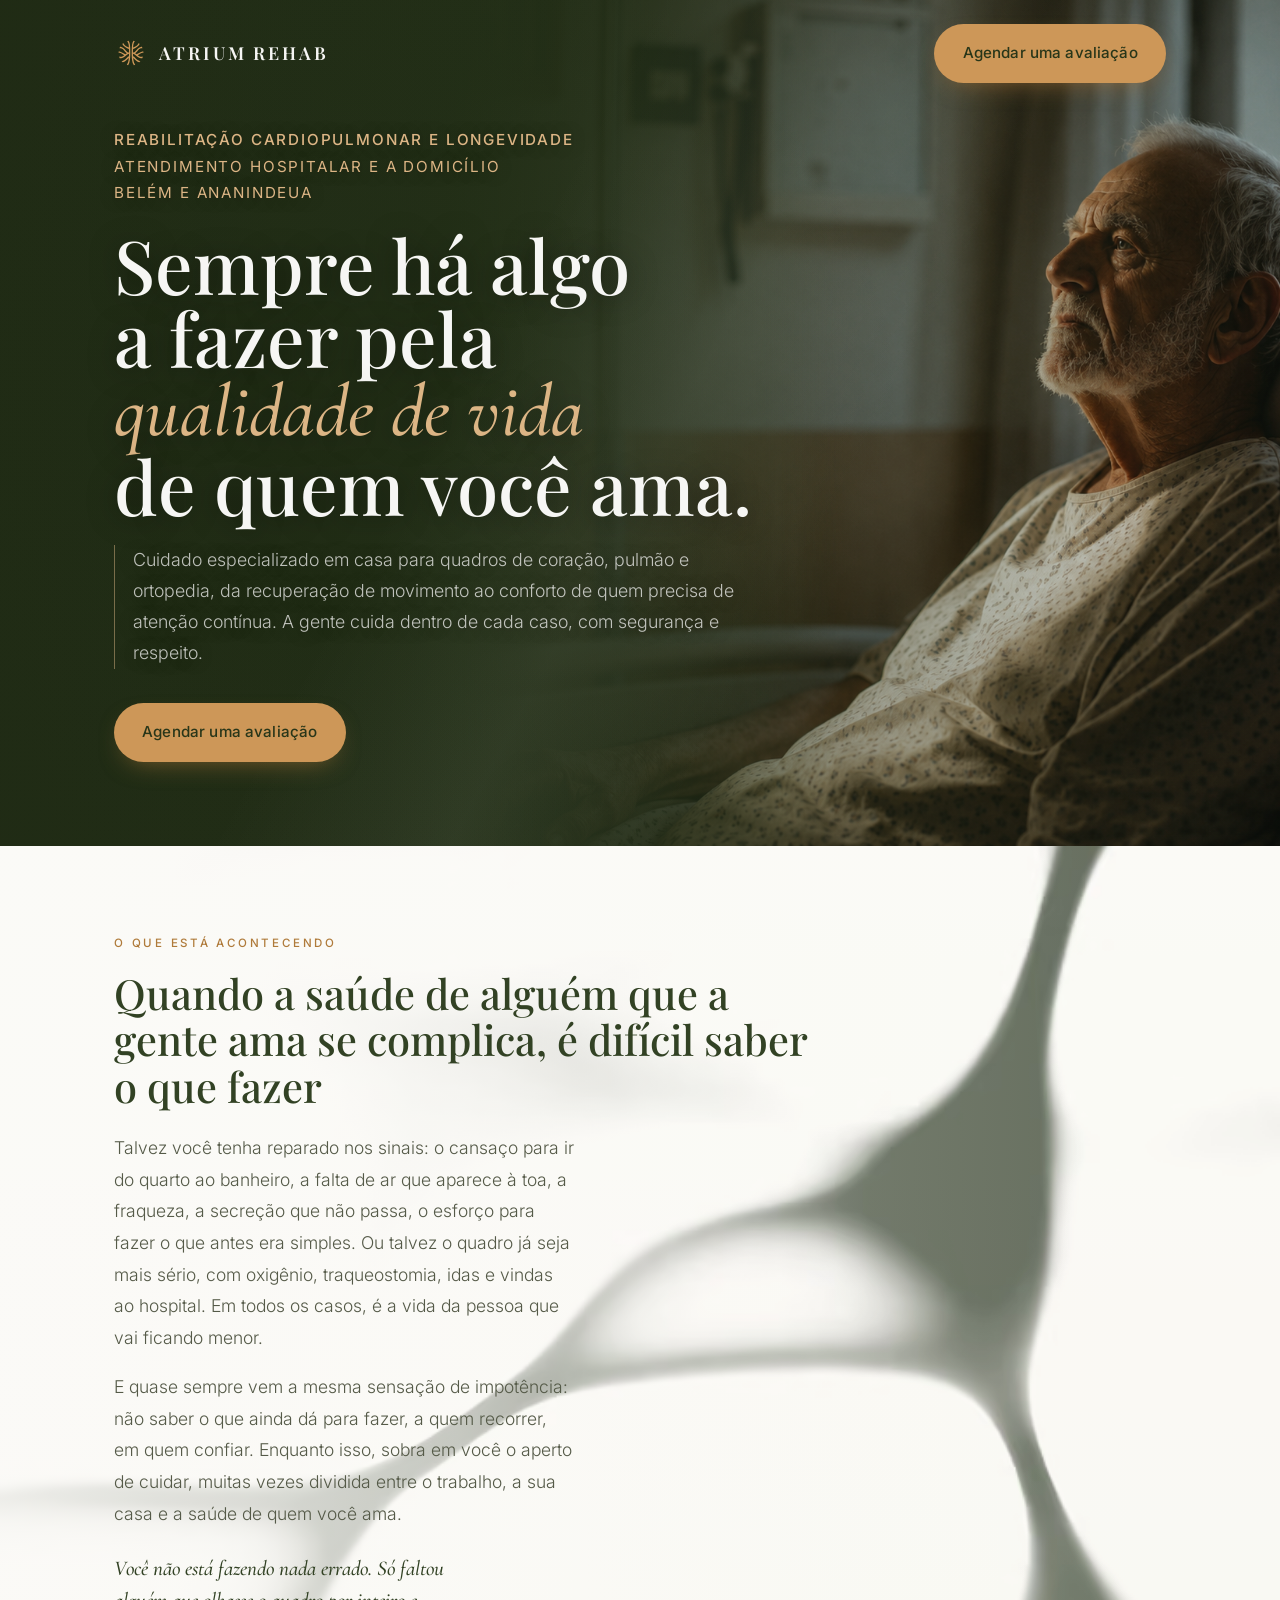
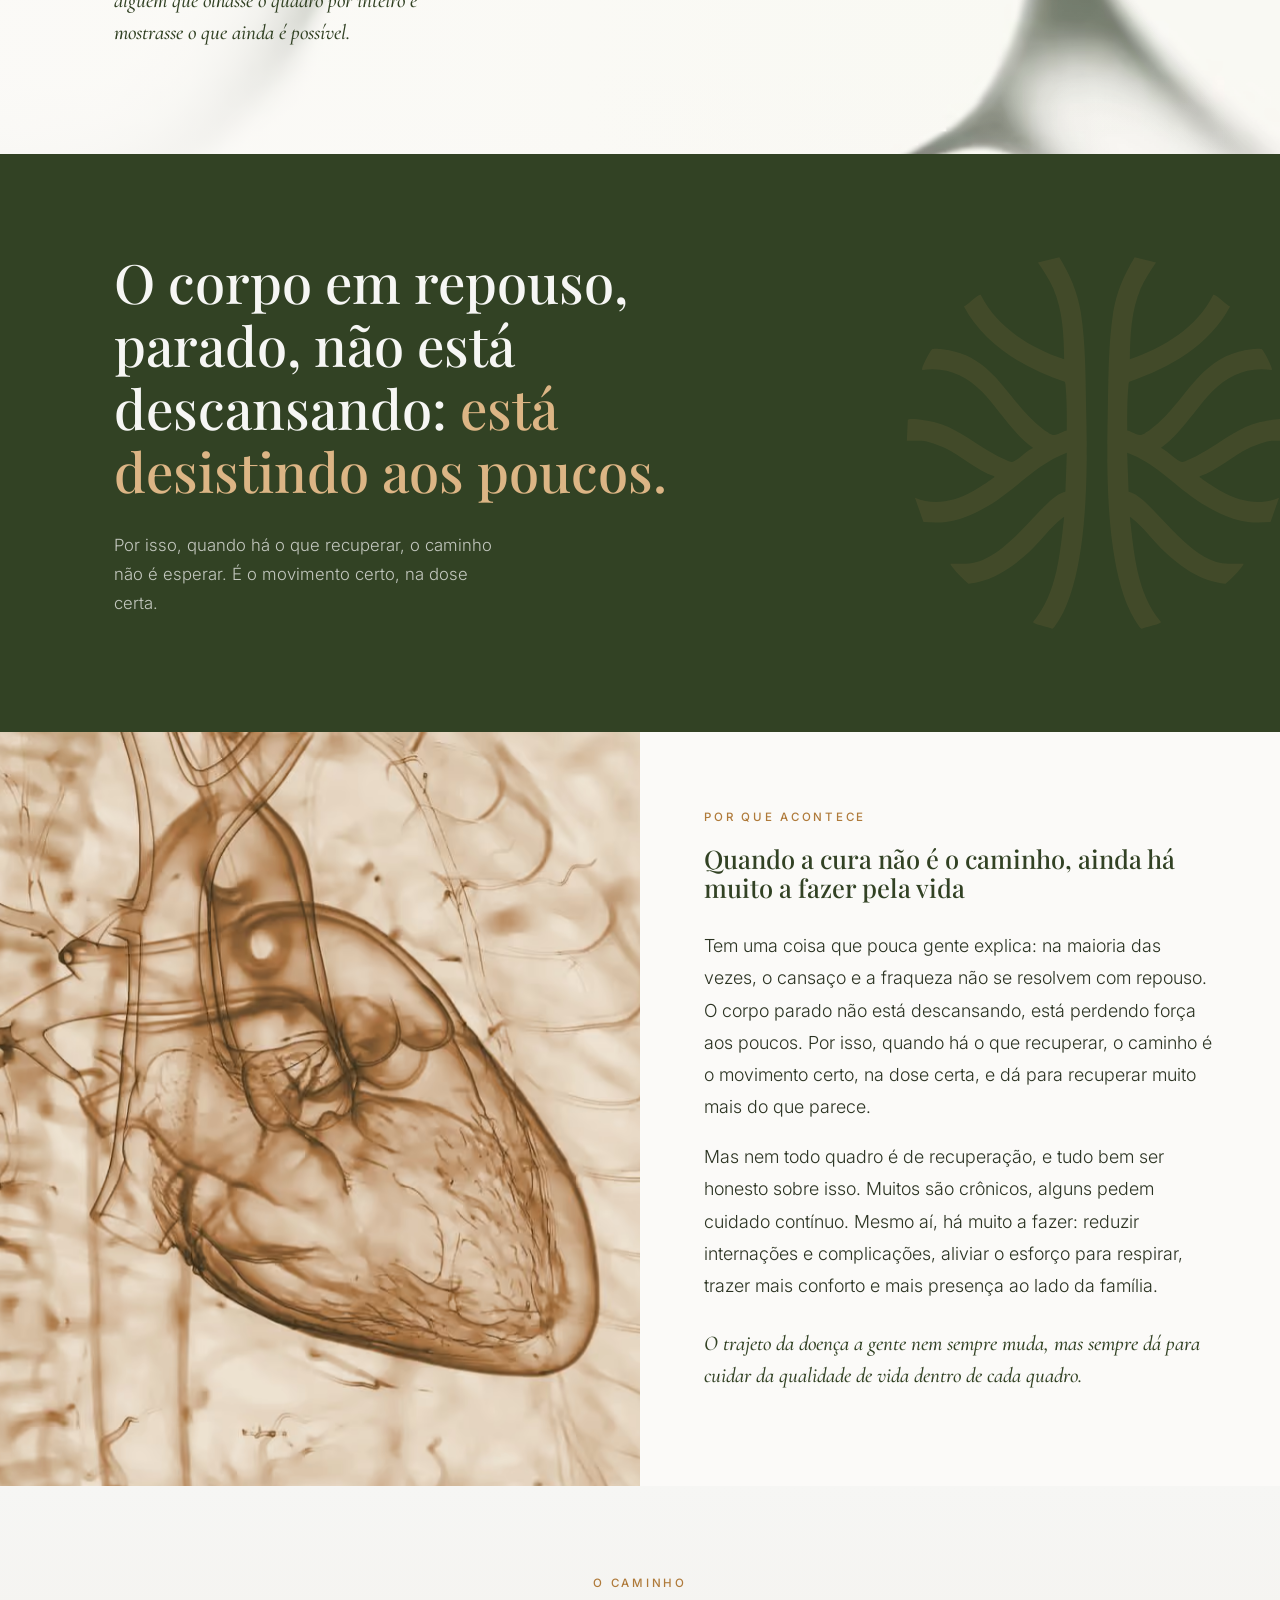
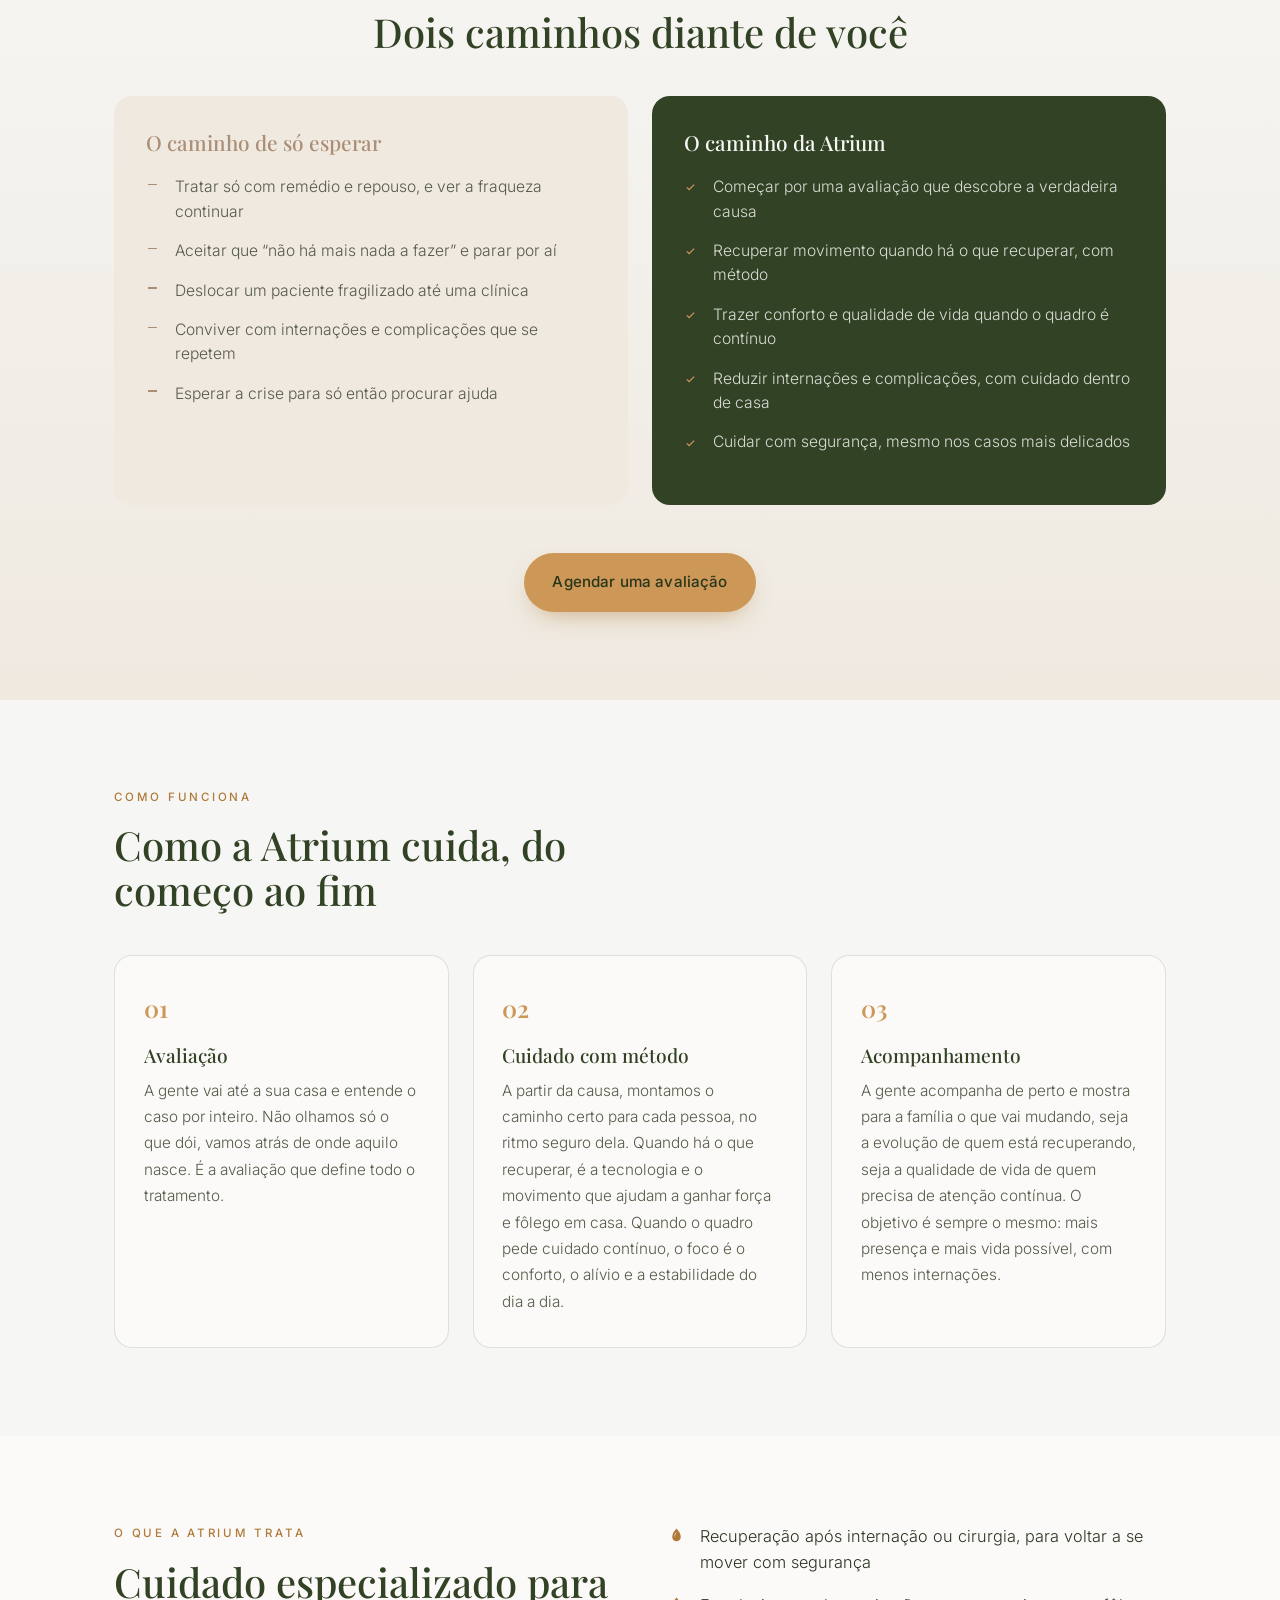
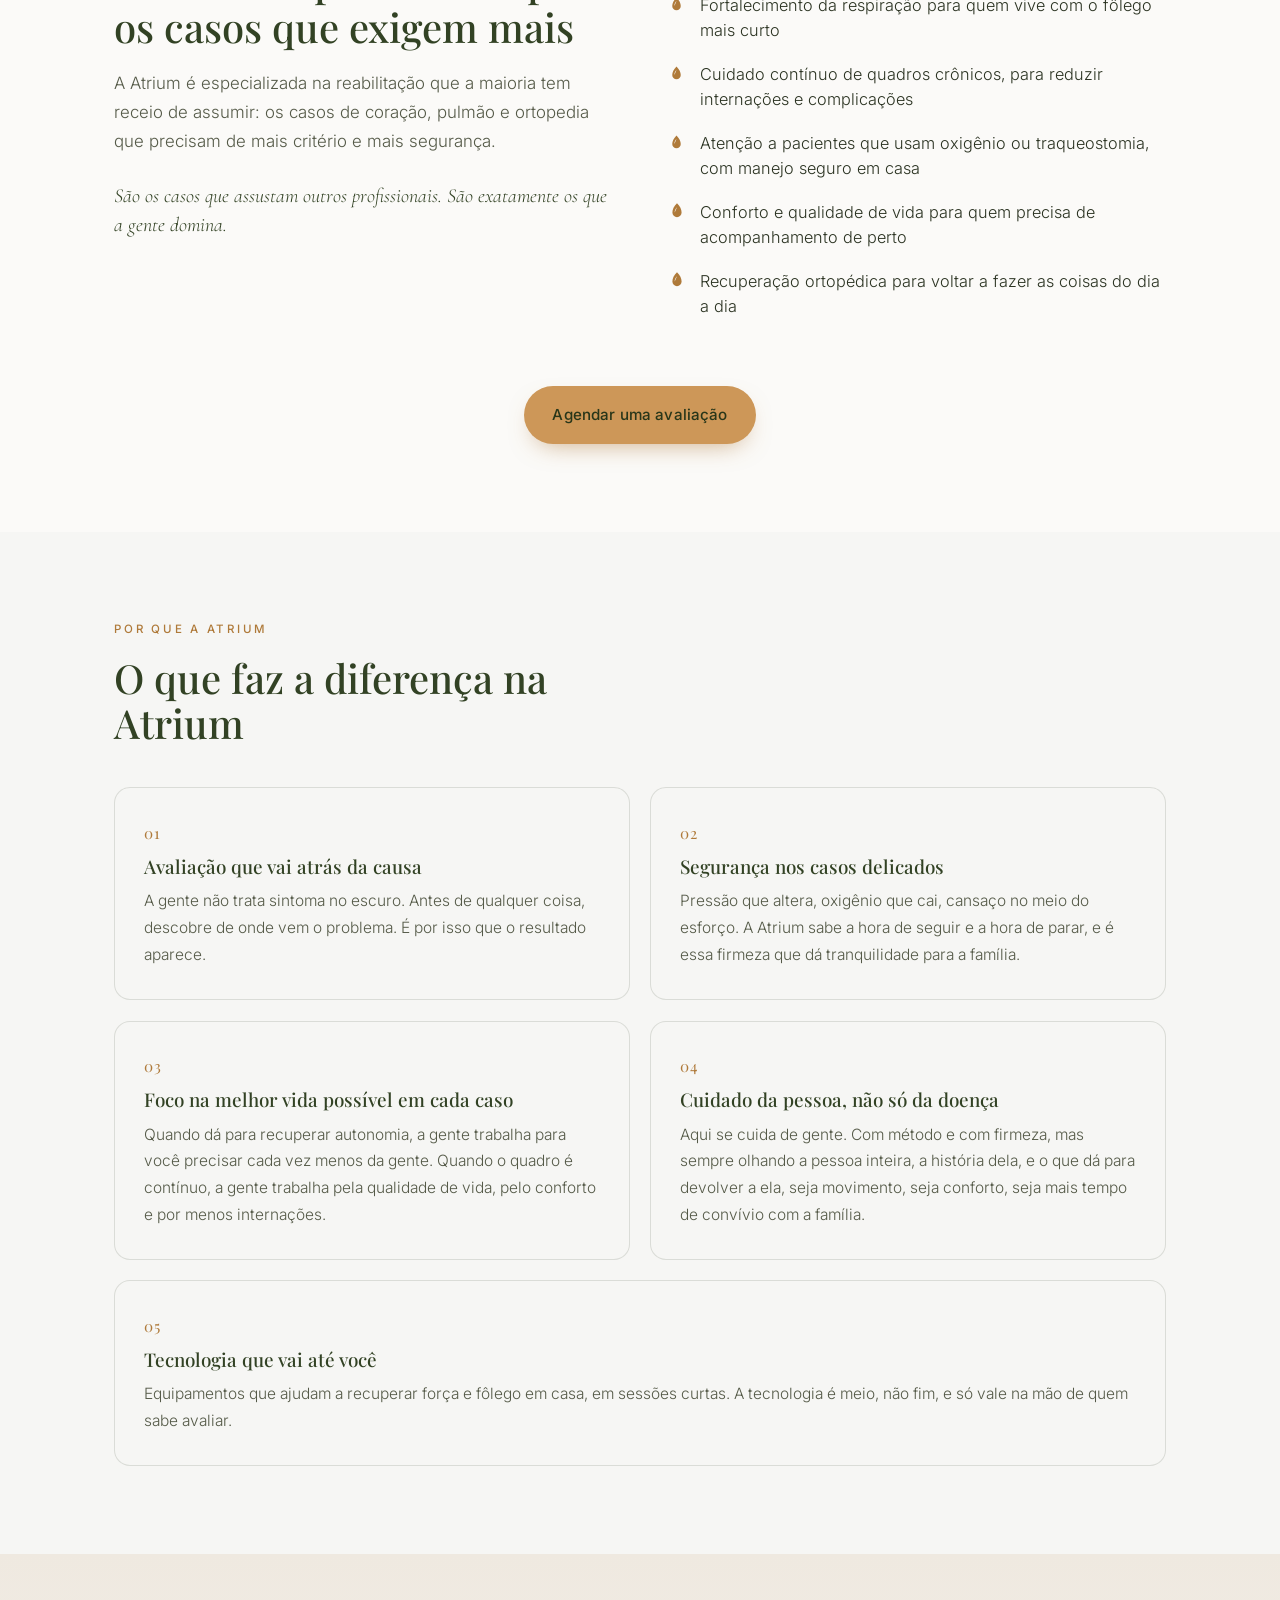
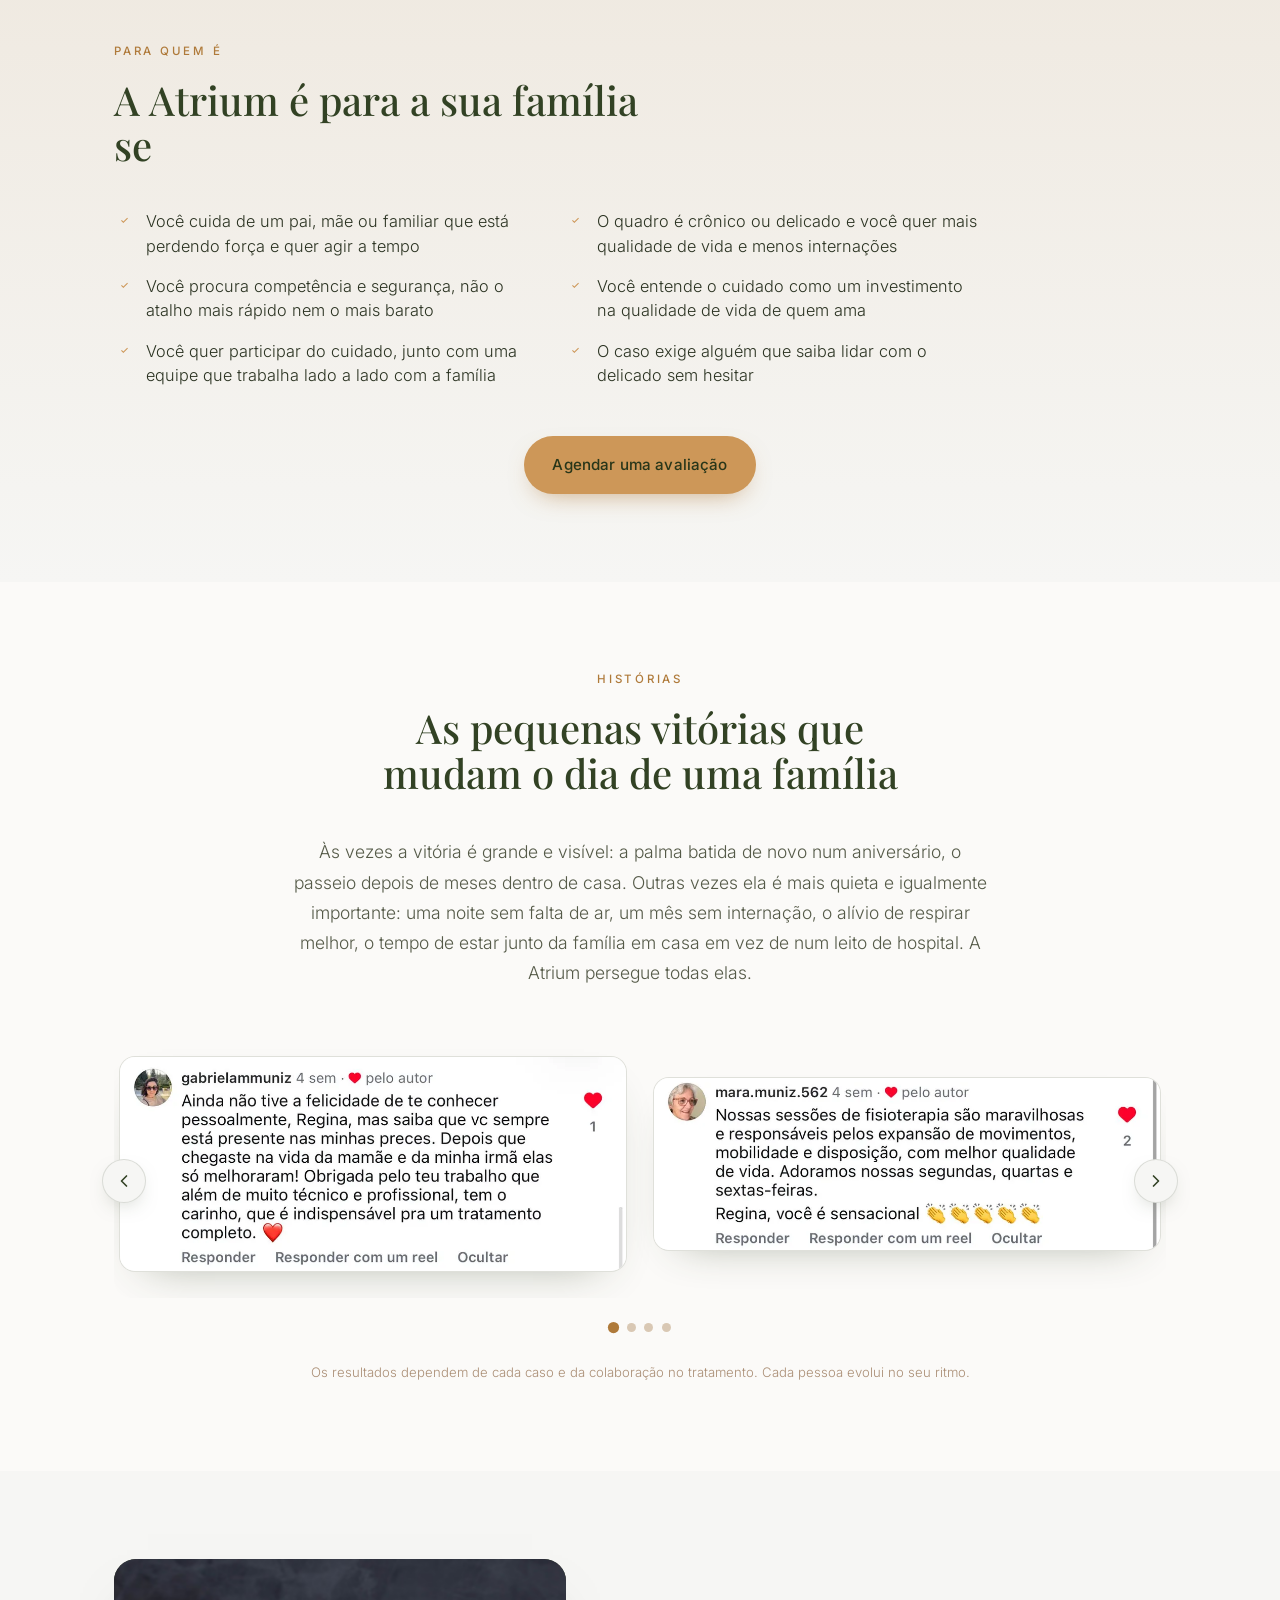
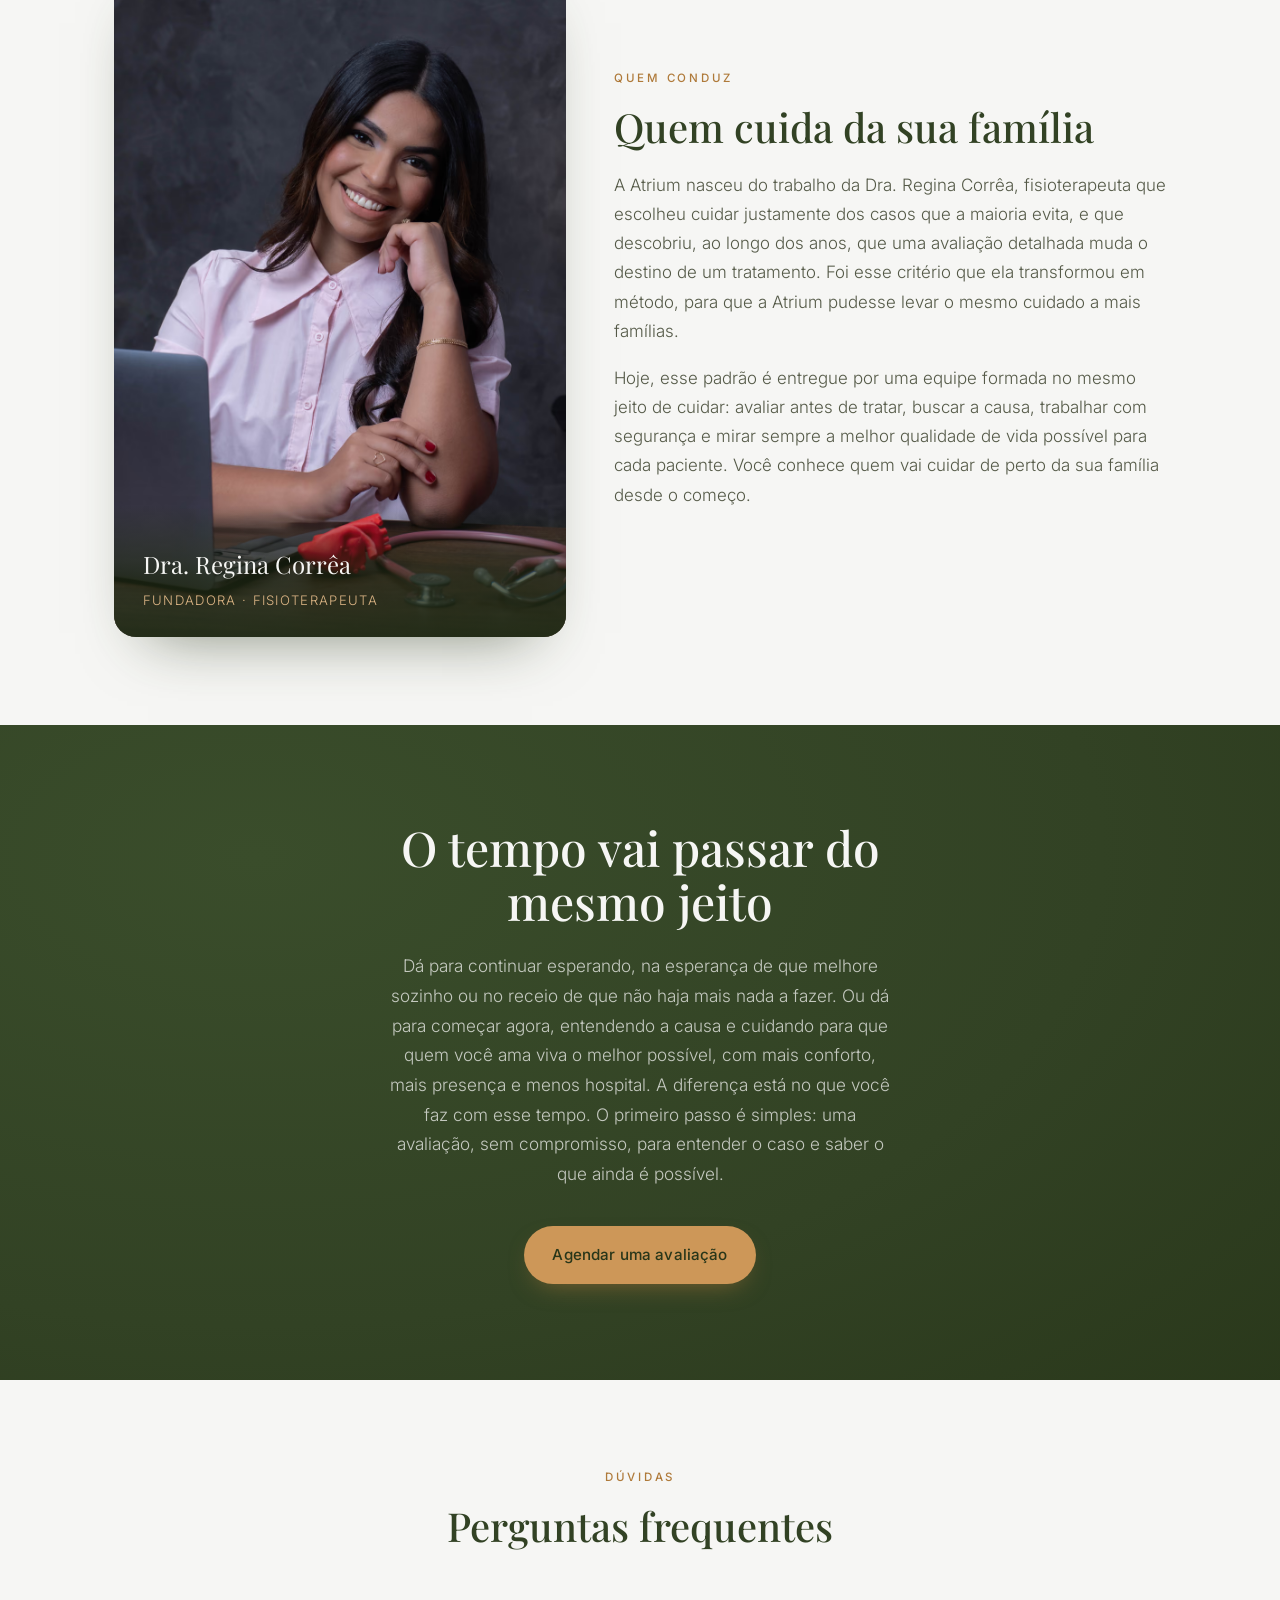
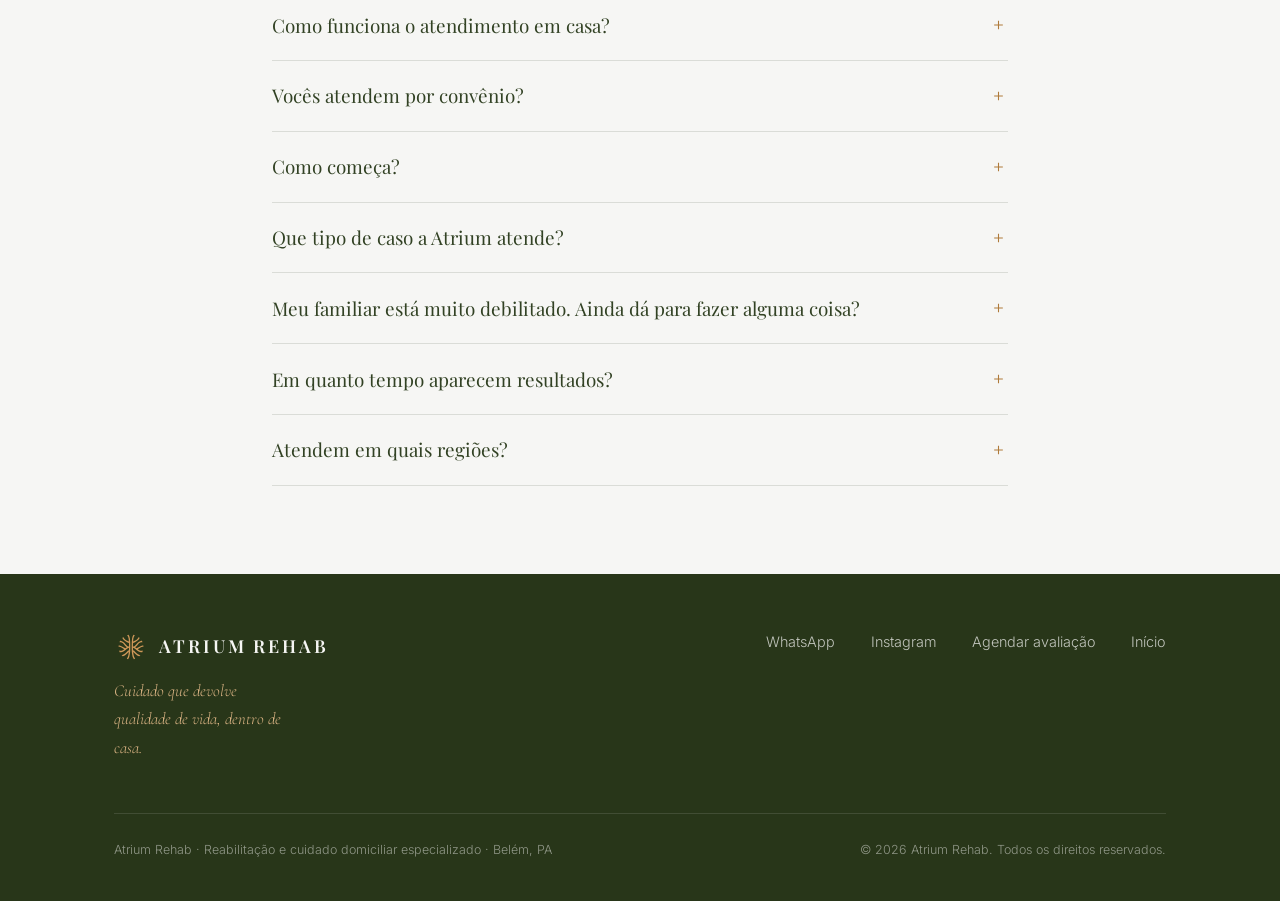
<file: index.html>
<!DOCTYPE html>
<html lang="pt-BR">
<head>
<!-- Google Tag Manager -->
<script>(function(w,d,s,l,i){w[l]=w[l]||[];w[l].push({'gtm.start':
new Date().getTime(),event:'gtm.js'});var f=d.getElementsByTagName(s)[0],
j=d.createElement(s),dl=l!='dataLayer'?'&l='+l:'';j.async=true;j.src=
'https://www.googletagmanager.com/gtm.js?id='+i+dl;f.parentNode.insertBefore(j,f);
})(window,document,'script','dataLayer','GTM-WN9GNQKX');</script>
<!-- End Google Tag Manager -->
<meta charset="UTF-8">
<meta name="viewport" content="width=device-width, initial-scale=1.0">
<title>Atrium Rehab · Reabilitação e cuidado domiciliar especializado</title>
<meta name="description" content="Cuidado especializado em casa para quadros de coração, pulmão e ortopedia. Da recuperação de movimento ao conforto de quem precisa de atenção contínua. Belém.">
<meta name="robots" content="index, follow">
<meta name="author" content="Atrium Rehab">
<meta name="geo.region" content="BR-PA">
<meta name="geo.placename" content="Belém">
<link rel="canonical" href="https://www.atriumrehab.com.br/">
<meta name="theme-color" content="#324224">
<link rel="icon" href="favicon.svg" type="image/svg+xml">
<!-- Open Graph / redes sociais -->
<meta property="og:type" content="website">
<meta property="og:locale" content="pt_BR">
<meta property="og:site_name" content="Atrium Rehab">
<meta property="og:title" content="Atrium Rehab · Reabilitação e cuidado domiciliar especializado">
<meta property="og:description" content="Cuidado especializado em casa para quadros de coração, pulmão e ortopedia, em Belém.">
<meta property="og:image" content="https://www.atriumrehab.com.br/assets/img/hero-regina.png">
<meta property="og:image:width" content="1448">
<meta property="og:image:height" content="1086">
<meta property="og:image:alt" content="Paciente em leito hospitalar recebendo cuidado especializado da Atrium Rehab">
<meta property="og:url" content="https://www.atriumrehab.com.br/">
<meta name="twitter:card" content="summary_large_image">
<meta name="twitter:title" content="Atrium Rehab · Reabilitação e cuidado domiciliar especializado">
<meta name="twitter:description" content="Cuidado especializado em casa para quadros de coração, pulmão e ortopedia, em Belém.">
<meta name="twitter:image" content="https://www.atriumrehab.com.br/assets/img/hero-regina.png">
<meta name="twitter:image:alt" content="Paciente em leito hospitalar recebendo cuidado especializado da Atrium Rehab">
<script type="application/ld+json">
{
  "@context": "https://schema.org",
  "@type": "MedicalBusiness",
  "@id": "https://www.atriumrehab.com.br/#organization",
  "name": "Atrium Rehab",
  "url": "https://www.atriumrehab.com.br/",
  "image": "https://www.atriumrehab.com.br/assets/img/hero-regina.png",
  "description": "Cuidado especializado em casa para quadros de coração, pulmão e ortopedia. Da recuperação de movimento ao conforto de quem precisa de atenção contínua. Belém.",
  "telephone": "+5591993804185",
  "founder": {
    "@type": "Person",
    "name": "Dra. Regina Corrêa",
    "jobTitle": "Fisioterapeuta"
  },
  "address": {
    "@type": "PostalAddress",
    "addressLocality": "Belém",
    "addressRegion": "PA",
    "addressCountry": "BR"
  },
  "areaServed": [
    {
      "@type": "City",
      "name": "Belém"
    },
    {
      "@type": "City",
      "name": "Ananindeua"
    }
  ],
  "medicalSpecialty": [
    "Physiotherapy",
    "Cardiovascular",
    "RespiratoryTherapy"
  ],
  "contactPoint": {
    "@type": "ContactPoint",
    "telephone": "+5591993804185",
    "contactType": "customer service",
    "availableLanguage": "Portuguese"
  }
}
</script>
<link rel="preconnect" href="https://fonts.googleapis.com">
<link rel="preconnect" href="https://fonts.gstatic.com" crossorigin>
<link href="https://fonts.googleapis.com/css2?family=Playfair+Display:ital,wght@0,500;0,600;1,500;1,600&family=Cormorant+Garamond:ital,wght@1,500;1,600&family=Inter:wght@300;400;500;600&display=swap" rel="stylesheet">
<link rel="preload" as="image" href="assets/img/hero-regina.png" type="image/png">
<link rel="stylesheet" href="css/styles.css">
</head>
<body>
<!-- Google Tag Manager (noscript) -->
<noscript><iframe src="https://www.googletagmanager.com/ns.html?id=GTM-WN9GNQKX"
height="0" width="0" style="display:none;visibility:hidden"></iframe></noscript>
<!-- End Google Tag Manager -->

<header class="site-head">
  <div class="wrap">
    <a class="brand" href="#top" aria-label="Atrium Rehab">
      <span class="sym"><svg class="" viewBox="0 0 644 556" xmlns="http://www.w3.org/2000/svg" fill="currentColor" aria-hidden="true"><path d="M86.51,275.09l1.2-25.86c1.99-2.85,27.67,1.62,32.28,2.79,30.91,7.84,51.09,27.87,78.16,41.71,3.34,1.71,15.11,7.58,18.02,7.84,5.33.48,20.45-15.75,26.84-17.34-25.89-18.59-41.85-47.3-63.66-69.93-19.57-20.29-45.06-31.49-73.67-26.63-1.86-2.11,9.25-23.46,12.08-25.79,2.29-1.88,16.05.39,19.72,1.06,51.02,9.34,68,48.59,99.69,81.77,6.17,6.46,21.25,20.42,29.4,23.06,5.09,1.65,12.65-4.21,17.96-5.3.2-18.94.17-38.05-1.55-56.92-.09-.98-.33-2.94-1.03-3.54-49.77-16.53-99.5-45.29-124.73-92.93,3.85-1.38,17.87-16.22,20.75-14.54,20.16,40.67,61.55,65.66,103.34,79.8-.38-29.42-1.69-60.32-13.43-87.7-4.92-11.49-12.1-21.85-19.02-32.16l26.47-6.5c12.81,21.16,22.64,43.26,26.56,67.92,6.5,40.9,5.96,88.87,6.87,130.48,1.48,67.86,1.66,179.56-28.13,240.68-1.73,3.55-10.89,20.32-13.99,20.92-6.68-2.76-16.32-3.92-22.55-7.13-.75-.38-1.37.19-1.09-1.45,29.96-35.79,33.14-84.86,38.31-129.43-1.44-.38-1.66.6-2.5,1.24-14.23,10.89-26.55,28.26-39.94,40.81-21.32,19.98-45.9,37.46-75.99,40.24-6.99-6.03-14.72-13.21-20.08-20.77-.87-1.23-2.25-2.49-2.16-4.08h18.73c39.71,0,76.51-52.12,102.79-76.18,6.07-5.56,12.51-11,20.71-13l1.77-48.16c-32.62,11.65-56.82,38.52-84.97,57.78-19.02,13.01-41.42,24.72-64.54,27.86-9.69,1.31-18.39.67-28.07.14l-10.53-30c23.34,10.04,49,4.51,70.47-7.36,7.43-4.11,20.14-12.19,26.69-17.38.66-.53,1.53.03,1.05-1.89-22.11-7.56-40.08-25.04-61.05-35.11-6.04-2.9-22.25-9.02-28.44-9.02h-18.73Z"/><path d="M557.49,275.09l-1.2-25.86c-1.99-2.85-27.67,1.62-32.28,2.79-30.91,7.84-51.09,27.87-78.16,41.71-3.34,1.71-15.11,7.58-18.02,7.84-5.33.48-20.45-15.75-26.84-17.34,25.89-18.59,41.85-47.3,63.66-69.93,19.57-20.29,45.06-31.49,73.67-26.63,1.86-2.11-9.25-23.46-12.08-25.79-2.29-1.88-16.05.39-19.72,1.06-51.02,9.34-68,48.59-99.69,81.77-6.17,6.46-21.25,20.42-29.4,23.06-5.09,1.65-12.65-4.21-17.96-5.3-.2-18.94-.17-38.05,1.55-56.92.09-.98.33-2.94,1.03-3.54,49.77-16.53,99.5-45.29,124.73-92.93-3.85-1.38-17.87-16.22-20.75-14.54-20.16,40.67-61.55,65.66-103.34,79.8.38-29.42,1.69-60.32,13.43-87.7,4.92-11.49,12.1-21.85,19.02-32.16l-26.47-6.5c-12.81,21.16-22.64,43.26-26.56,67.92-6.5,40.9-5.96,88.87-6.87,130.48-1.48,67.86-1.66,179.56,28.13,240.68,1.73,3.55,10.89,20.32,13.99,20.92,6.68-2.76,16.32-3.92,22.55-7.13.75-.38,1.37.19,1.09-1.45-29.96-35.79-33.14-84.86-38.31-129.43,1.44-.38,1.66.6,2.5,1.24,14.23,10.89,26.55,28.26,39.94,40.81,21.32,19.98,45.9,37.46,75.99,40.24,6.99-6.03,14.72-13.21,20.08-20.77.87-1.23,2.25-2.49,2.16-4.08h-18.73c-39.71,0-76.51-52.12-102.79-76.18-6.07-5.56-12.51-11-20.71-13l-1.77-48.16c32.62,11.65,56.82,38.52,84.97,57.78,19.02,13.01,41.42,24.72,64.54,27.86,9.69,1.31,18.39.67,28.07.14l10.53-30c-23.34,10.04-49,4.51-70.47-7.36-7.43-4.11-20.14-12.19-26.69-17.38-.66-.53-1.53.03-1.05-1.89,22.11-7.56,40.08-25.04,61.05-35.11,6.04-2.9,22.25-9.02,28.44-9.02h18.73Z"/></svg></span>
      <span class="wm">ATRIUM REHAB</span>
    </a>
    <span class="head-spacer"></span>
    <a class="btn btn--primary" href="https://wa.me/5591993804185?text=Ol%C3%A1!%20Gostaria%20de%20agendar%20uma%20avalia%C3%A7%C3%A3o%20com%20a%20Atrium%20Rehab." target="_blank" rel="noopener">Agendar uma avaliação</a>
  </div>
</header>

<!-- ===== HERO ===== -->
<section class="hero" id="top">
  <div class="hero-layers" aria-hidden="true">
    <div class="hero-photo">
      <img src="assets/img/hero-regina.png" alt="" width="1448" height="1086" decoding="async" fetchpriority="high">
    </div>
    <div class="hero-shade"></div>
    <div class="hero-glass"></div>
  </div>
  <div class="wrap hero-inner">
    <div class="hero-text">
      <div class="hero-kicker">
        <span class="hero-kicker__primary">Reabilitação Cardiopulmonar e longevidade</span>
        <span>Atendimento hospitalar e a domicílio</span>
        <span>Belém e Ananindeua</span>
      </div>
      <h1>
        <span>Sempre há algo</span>
        <span>a fazer pela</span>
        <span class="hero-title-accent">qualidade de vida</span>
        <span>de quem você ama.</span>
      </h1>
      <p class="hero-sub">Cuidado especializado em casa para quadros de coração, pulmão e ortopedia, da recuperação de movimento ao conforto de quem precisa de atenção contínua. A gente cuida dentro de cada caso, com segurança e respeito.</p>
      <div class="hero-cta">
        <a class="btn btn--primary" href="https://wa.me/5591993804185?text=Ol%C3%A1!%20Gostaria%20de%20agendar%20uma%20avalia%C3%A7%C3%A3o%20com%20a%20Atrium%20Rehab." target="_blank" rel="noopener">Agendar uma avaliação</a>
      </div>
    </div>
  </div>
</section>

<!-- ===== SEC 2 · CONSCIÊNCIA ===== -->
<section class="sec filsec">
  <div class="fil-bg" aria-hidden="true">
    <picture>
      <source type="image/avif" srcset="assets/img/filsec.avif">
      <source type="image/webp" srcset="assets/img/filsec.webp">
      <img src="assets/img/filsec.jpg" alt="" width="736" height="1104" loading="lazy" decoding="async">
    </picture>
  </div>
  <div class="wrap">
    <div class="filsec-block reveal">
      <span class="eyebrow">O que está acontecendo</span>
      <h2>Quando a saúde de alguém que a gente ama se complica, é difícil saber o que fazer</h2>
      <p>Talvez você tenha reparado nos sinais: o cansaço para ir do quarto ao banheiro, a falta de ar que aparece à toa, a fraqueza, a secreção que não passa, o esforço para fazer o que antes era simples. Ou talvez o quadro já seja mais sério, com oxigênio, traqueostomia, idas e vindas ao hospital. Em todos os casos, é a vida da pessoa que vai ficando menor.</p>
      <p>E quase sempre vem a mesma sensação de impotência: não saber o que ainda dá para fazer, a quem recorrer, em quem confiar. Enquanto isso, sobra em você o aperto de cuidar, muitas vezes dividida entre o trabalho, a sua casa e a saúde de quem você ama.</p>
      <p class="em">Você não está fazendo nada errado. Só faltou alguém que olhasse o quadro por inteiro e mostrasse o que ainda é possível.</p>
    </div>
  </div>
</section>

<!-- ===== STATEMENT BAND (signature) ===== -->
<section class="statement">
  <span class="sym-bg" aria-hidden="true"><svg class="" viewBox="0 0 644 556" xmlns="http://www.w3.org/2000/svg" fill="currentColor" aria-hidden="true"><path d="M86.51,275.09l1.2-25.86c1.99-2.85,27.67,1.62,32.28,2.79,30.91,7.84,51.09,27.87,78.16,41.71,3.34,1.71,15.11,7.58,18.02,7.84,5.33.48,20.45-15.75,26.84-17.34-25.89-18.59-41.85-47.3-63.66-69.93-19.57-20.29-45.06-31.49-73.67-26.63-1.86-2.11,9.25-23.46,12.08-25.79,2.29-1.88,16.05.39,19.72,1.06,51.02,9.34,68,48.59,99.69,81.77,6.17,6.46,21.25,20.42,29.4,23.06,5.09,1.65,12.65-4.21,17.96-5.3.2-18.94.17-38.05-1.55-56.92-.09-.98-.33-2.94-1.03-3.54-49.77-16.53-99.5-45.29-124.73-92.93,3.85-1.38,17.87-16.22,20.75-14.54,20.16,40.67,61.55,65.66,103.34,79.8-.38-29.42-1.69-60.32-13.43-87.7-4.92-11.49-12.1-21.85-19.02-32.16l26.47-6.5c12.81,21.16,22.64,43.26,26.56,67.92,6.5,40.9,5.96,88.87,6.87,130.48,1.48,67.86,1.66,179.56-28.13,240.68-1.73,3.55-10.89,20.32-13.99,20.92-6.68-2.76-16.32-3.92-22.55-7.13-.75-.38-1.37.19-1.09-1.45,29.96-35.79,33.14-84.86,38.31-129.43-1.44-.38-1.66.6-2.5,1.24-14.23,10.89-26.55,28.26-39.94,40.81-21.32,19.98-45.9,37.46-75.99,40.24-6.99-6.03-14.72-13.21-20.08-20.77-.87-1.23-2.25-2.49-2.16-4.08h18.73c39.71,0,76.51-52.12,102.79-76.18,6.07-5.56,12.51-11,20.71-13l1.77-48.16c-32.62,11.65-56.82,38.52-84.97,57.78-19.02,13.01-41.42,24.72-64.54,27.86-9.69,1.31-18.39.67-28.07.14l-10.53-30c23.34,10.04,49,4.51,70.47-7.36,7.43-4.11,20.14-12.19,26.69-17.38.66-.53,1.53.03,1.05-1.89-22.11-7.56-40.08-25.04-61.05-35.11-6.04-2.9-22.25-9.02-28.44-9.02h-18.73Z"/><path d="M557.49,275.09l-1.2-25.86c-1.99-2.85-27.67,1.62-32.28,2.79-30.91,7.84-51.09,27.87-78.16,41.71-3.34,1.71-15.11,7.58-18.02,7.84-5.33.48-20.45-15.75-26.84-17.34,25.89-18.59,41.85-47.3,63.66-69.93,19.57-20.29,45.06-31.49,73.67-26.63,1.86-2.11-9.25-23.46-12.08-25.79-2.29-1.88-16.05.39-19.72,1.06-51.02,9.34-68,48.59-99.69,81.77-6.17,6.46-21.25,20.42-29.4,23.06-5.09,1.65-12.65-4.21-17.96-5.3-.2-18.94-.17-38.05,1.55-56.92.09-.98.33-2.94,1.03-3.54,49.77-16.53,99.5-45.29,124.73-92.93-3.85-1.38-17.87-16.22-20.75-14.54-20.16,40.67-61.55,65.66-103.34,79.8.38-29.42,1.69-60.32,13.43-87.7,4.92-11.49,12.1-21.85,19.02-32.16l-26.47-6.5c-12.81,21.16-22.64,43.26-26.56,67.92-6.5,40.9-5.96,88.87-6.87,130.48-1.48,67.86-1.66,179.56,28.13,240.68,1.73,3.55,10.89,20.32,13.99,20.92,6.68-2.76,16.32-3.92,22.55-7.13.75-.38,1.37.19,1.09-1.45-29.96-35.79-33.14-84.86-38.31-129.43,1.44-.38,1.66.6,2.5,1.24,14.23,10.89,26.55,28.26,39.94,40.81,21.32,19.98,45.9,37.46,75.99,40.24,6.99-6.03,14.72-13.21,20.08-20.77.87-1.23,2.25-2.49,2.16-4.08h-18.73c-39.71,0-76.51-52.12-102.79-76.18-6.07-5.56-12.51-11-20.71-13l-1.77-48.16c32.62,11.65,56.82,38.52,84.97,57.78,19.02,13.01,41.42,24.72,64.54,27.86,9.69,1.31,18.39.67,28.07.14l10.53-30c-23.34,10.04-49,4.51-70.47-7.36-7.43-4.11-20.14-12.19-26.69-17.38-.66-.53-1.53.03-1.05-1.89,22.11-7.56,40.08-25.04,61.05-35.11,6.04-2.9,22.25-9.02,28.44-9.02h18.73Z"/></svg></span>
  <div class="wrap reveal">
    <p class="statement-q">O corpo em repouso, parado, não está descansando: <span class="accent">está desistindo aos poucos.</span></p>
    <p class="statement-sub">Por isso, quando há o que recuperar, o caminho não é esperar. É o movimento certo, na dose certa.</p>
  </div>
</section>

<!-- ===== SEC 3 · A VIRADA ===== -->
<section class="split sec--white">
  <figure class="split-media split-media--heart reveal" role="img" aria-label="Ilustração anatômica de um coração, em tons de bronze"><div class="beat">
    <picture>
      <source type="image/avif" srcset="assets/img/beat.avif">
      <source type="image/webp" srcset="assets/img/beat.webp">
      <img src="assets/img/beat.jpg" alt="Ilustração anatômica de um coração, em tons de bronze" width="720" height="972" loading="lazy" decoding="async">
    </picture>
  </div></figure>
  <div class="split-text reveal">
    <div class="split-inner">
      <div class="sec-head" style="margin-bottom:1.8rem">
        <span class="eyebrow" style="display:block;margin-bottom:1rem">Por que acontece</span>
        <h2>Quando a cura não é o caminho, ainda há muito a fazer pela vida</h2>
      </div>
      <div class="awl">
        <p>Tem uma coisa que pouca gente explica: na maioria das vezes, o cansaço e a fraqueza não se resolvem com repouso. O corpo parado não está descansando, está perdendo força aos poucos. Por isso, quando há o que recuperar, o caminho é o movimento certo, na dose certa, e dá para recuperar muito mais do que parece.</p>
        <p>Mas nem todo quadro é de recuperação, e tudo bem ser honesto sobre isso. Muitos são crônicos, alguns pedem cuidado contínuo. Mesmo aí, há muito a fazer: reduzir internações e complicações, aliviar o esforço para respirar, trazer mais conforto e mais presença ao lado da família.</p>
        <p class="cine-em" style="color:var(--green)!important">O trajeto da doença a gente nem sempre muda, mas sempre dá para cuidar da qualidade de vida dentro de cada quadro.</p>
      </div>
    </div>
  </div>
</section>

<!-- ===== SEC 4 · DOIS CAMINHOS ===== -->
<section class="sec sec--areia">
  <div class="wrap">
    <div class="sec-head sec-head--center reveal">
      <span class="eyebrow">O caminho</span>
      <h2>Dois caminhos diante de você</h2>
    </div>
    <div class="paths reveal">
      <div class="path path--wait">
        <h3>O caminho de só esperar</h3>
        <ul>
          <li>Tratar só com remédio e repouso, e ver a fraqueza continuar</li>
          <li>Aceitar que “não há mais nada a fazer” e parar por aí</li>
          <li>Deslocar um paciente fragilizado até uma clínica</li>
          <li>Conviver com internações e complicações que se repetem</li>
          <li>Esperar a crise para só então procurar ajuda</li>
        </ul>
      </div>
      <div class="path path--atrium">
        <h3>O caminho da Atrium</h3>
        <ul>
          <li>Começar por uma avaliação que descobre a verdadeira causa</li>
          <li>Recuperar movimento quando há o que recuperar, com método</li>
          <li>Trazer conforto e qualidade de vida quando o quadro é contínuo</li>
          <li>Reduzir internações e complicações, com cuidado dentro de casa</li>
          <li>Cuidar com segurança, mesmo nos casos mais delicados</li>
        </ul>
      </div>
    </div>
    <div class="cta-band reveal"><a class="btn btn--primary" href="https://wa.me/5591993804185?text=Ol%C3%A1!%20Gostaria%20de%20agendar%20uma%20avalia%C3%A7%C3%A3o%20com%20a%20Atrium%20Rehab." target="_blank" rel="noopener">Agendar uma avaliação</a></div>
  </div>
</section>

<!-- ===== SEC 5 · COMO FUNCIONA ===== -->
<section class="sec sec--cream">
  <div class="wrap">
    <div class="sec-head reveal">
      <span class="eyebrow">Como funciona</span>
      <h2>Como a Atrium cuida, do começo ao fim</h2>
    </div>
    <div class="steps reveal">
      <div class="step"><h3>Avaliação</h3><p>A gente vai até a sua casa e entende o caso por inteiro. Não olhamos só o que dói, vamos atrás de onde aquilo nasce. É a avaliação que define todo o tratamento.</p></div>
      <div class="step"><h3>Cuidado com método</h3><p>A partir da causa, montamos o caminho certo para cada pessoa, no ritmo seguro dela. Quando há o que recuperar, é a tecnologia e o movimento que ajudam a ganhar força e fôlego em casa. Quando o quadro pede cuidado contínuo, o foco é o conforto, o alívio e a estabilidade do dia a dia.</p></div>
      <div class="step"><h3>Acompanhamento</h3><p>A gente acompanha de perto e mostra para a família o que vai mudando, seja a evolução de quem está recuperando, seja a qualidade de vida de quem precisa de atenção contínua. O objetivo é sempre o mesmo: mais presença e mais vida possível, com menos internações.</p></div>
    </div>
  </div>
</section>

<!-- ===== SEC 6 · O QUE A ATRIUM TRATA ===== -->
<section class="sec sec--white">
  <div class="wrap treats-grid">
    <div class="reveal">
      <span class="eyebrow" style="display:block;margin-bottom:1rem">O que a Atrium trata</span>
      <h2>Cuidado especializado para os casos que exigem mais</h2>
      <p class="lead" style="margin-top:1.2rem">A Atrium é especializada na reabilitação que a maioria tem receio de assumir: os casos de coração, pulmão e ortopedia que precisam de mais critério e mais segurança.</p>
      <p class="treats-close">São os casos que assustam outros profissionais. São exatamente os que a gente domina.</p>
    </div>
    <ul class="treats-list reveal">
      <li>Recuperação após internação ou cirurgia, para voltar a se mover com segurança</li>
      <li>Fortalecimento da respiração para quem vive com o fôlego mais curto</li>
      <li>Cuidado contínuo de quadros crônicos, para reduzir internações e complicações</li>
      <li>Atenção a pacientes que usam oxigênio ou traqueostomia, com manejo seguro em casa</li>
      <li>Conforto e qualidade de vida para quem precisa de acompanhamento de perto</li>
      <li>Recuperação ortopédica para voltar a fazer as coisas do dia a dia</li>
    </ul>
  </div>
  <div class="wrap cta-band reveal"><a class="btn btn--primary" href="https://wa.me/5591993804185?text=Ol%C3%A1!%20Gostaria%20de%20agendar%20uma%20avalia%C3%A7%C3%A3o%20com%20a%20Atrium%20Rehab." target="_blank" rel="noopener">Agendar uma avaliação</a></div>
</section>

<!-- ===== SEC 7 · DIFERENCIAIS ===== -->
<section class="sec sec--cream">
  <div class="wrap">
    <div class="sec-head reveal">
      <span class="eyebrow">Por que a Atrium</span>
      <h2>O que faz a diferença na Atrium</h2>
    </div>
    <div class="diffs reveal">
      <div class="diff"><span class="n">01</span><h3>Avaliação que vai atrás da causa</h3><p>A gente não trata sintoma no escuro. Antes de qualquer coisa, descobre de onde vem o problema. É por isso que o resultado aparece.</p></div>
      <div class="diff"><span class="n">02</span><h3>Segurança nos casos delicados</h3><p>Pressão que altera, oxigênio que cai, cansaço no meio do esforço. A Atrium sabe a hora de seguir e a hora de parar, e é essa firmeza que dá tranquilidade para a família.</p></div>
      <div class="diff"><span class="n">03</span><h3>Foco na melhor vida possível em cada caso</h3><p>Quando dá para recuperar autonomia, a gente trabalha para você precisar cada vez menos da gente. Quando o quadro é contínuo, a gente trabalha pela qualidade de vida, pelo conforto e por menos internações.</p></div>
      <div class="diff"><span class="n">04</span><h3>Cuidado da pessoa, não só da doença</h3><p>Aqui se cuida de gente. Com método e com firmeza, mas sempre olhando a pessoa inteira, a história dela, e o que dá para devolver a ela, seja movimento, seja conforto, seja mais tempo de convívio com a família.</p></div>
      <div class="diff diff--wide"><span class="n">05</span><h3>Tecnologia que vai até você</h3><p>Equipamentos que ajudam a recuperar força e fôlego em casa, em sessões curtas. A tecnologia é meio, não fim, e só vale na mão de quem sabe avaliar.</p></div>
    </div>
  </div>
</section>

<!-- ===== SEC 8 · PARA QUEM É ===== -->
<section class="sec forwhom">
  <div class="wrap">
    <div class="sec-head reveal">
      <span class="eyebrow">Para quem é</span>
      <h2>A Atrium é para a sua família se</h2>
    </div>
    <ul class="fw-list reveal">
      <li>Você cuida de um pai, mãe ou familiar que está perdendo força e quer agir a tempo</li>
      <li>O quadro é crônico ou delicado e você quer mais qualidade de vida e menos internações</li>
      <li>Você procura competência e segurança, não o atalho mais rápido nem o mais barato</li>
      <li>Você entende o cuidado como um investimento na qualidade de vida de quem ama</li>
      <li>Você quer participar do cuidado, junto com uma equipe que trabalha lado a lado com a família</li>
      <li>O caso exige alguém que saiba lidar com o delicado sem hesitar</li>
    </ul>
    <div class="cta-band reveal"><a class="btn btn--primary" href="https://wa.me/5591993804185?text=Ol%C3%A1!%20Gostaria%20de%20agendar%20uma%20avalia%C3%A7%C3%A3o%20com%20a%20Atrium%20Rehab." target="_blank" rel="noopener">Agendar uma avaliação</a></div>
  </div>
</section>

<!-- ===== SEC 9 · PROVA ===== -->
<section class="sec sec--white">
  <div class="wrap">
    <div class="sec-head sec-head--center reveal">
      <span class="eyebrow">Histórias</span>
      <h2>As pequenas vitórias que mudam o dia de uma família</h2>
    </div>
    <p class="proof-intro reveal">Às vezes a vitória é grande e visível: a palma batida de novo num aniversário, o passeio depois de meses dentro de casa. Outras vezes ela é mais quieta e igualmente importante: uma noite sem falta de ar, um mês sem internação, o alívio de respirar melhor, o tempo de estar junto da família em casa em vez de num leito de hospital. A Atrium persegue todas elas.</p>
    <div class="depo reveal" data-depo tabindex="0" aria-roledescription="carrossel" aria-label="Depoimentos de famílias">
      <button class="depo-btn depo-btn--prev" type="button" aria-label="Depoimento anterior">
        <svg viewBox="0 0 24 24" fill="none" stroke="currentColor" stroke-width="2" stroke-linecap="round" stroke-linejoin="round" aria-hidden="true"><path d="M15 18l-6-6 6-6"/></svg>
      </button>
      <div class="depo-viewport">
        <div class="depo-track">
        <div class="depo-slide">
          <figure>
            <picture>
              <source type="image/webp" srcset="assets/img/depoimentos/dep-01.webp">
              <img src="assets/img/depoimentos/dep-01.jpg" alt="Depoimento de família atendida pela Atrium Rehab (1 de 8)" width="1000" height="423" loading="lazy" decoding="async">
            </picture>
          </figure>
        </div>
        <div class="depo-slide">
          <figure>
            <picture>
              <source type="image/webp" srcset="assets/img/depoimentos/dep-02.webp">
              <img src="assets/img/depoimentos/dep-02.jpg" alt="Depoimento de família atendida pela Atrium Rehab (2 de 8)" width="1000" height="341" loading="lazy" decoding="async">
            </picture>
          </figure>
        </div>
        <div class="depo-slide">
          <figure>
            <picture>
              <source type="image/webp" srcset="assets/img/depoimentos/dep-03.webp">
              <img src="assets/img/depoimentos/dep-03.jpg" alt="Depoimento de família atendida pela Atrium Rehab (3 de 8)" width="1000" height="221" loading="lazy" decoding="async">
            </picture>
          </figure>
        </div>
        <div class="depo-slide">
          <figure>
            <picture>
              <source type="image/webp" srcset="assets/img/depoimentos/dep-04.webp">
              <img src="assets/img/depoimentos/dep-04.jpg" alt="Depoimento de família atendida pela Atrium Rehab (4 de 8)" width="1000" height="220" loading="lazy" decoding="async">
            </picture>
          </figure>
        </div>
        <div class="depo-slide">
          <figure>
            <picture>
              <source type="image/webp" srcset="assets/img/depoimentos/dep-05.webp">
              <img src="assets/img/depoimentos/dep-05.jpg" alt="Depoimento de família atendida pela Atrium Rehab (5 de 8)" width="1000" height="195" loading="lazy" decoding="async">
            </picture>
          </figure>
        </div>
        <div class="depo-slide">
          <figure>
            <picture>
              <source type="image/webp" srcset="assets/img/depoimentos/dep-06.webp">
              <img src="assets/img/depoimentos/dep-06.jpg" alt="Depoimento de família atendida pela Atrium Rehab (6 de 8)" width="1000" height="254" loading="lazy" decoding="async">
            </picture>
          </figure>
        </div>
        <div class="depo-slide">
          <figure>
            <picture>
              <source type="image/webp" srcset="assets/img/depoimentos/dep-07.webp">
              <img src="assets/img/depoimentos/dep-07.jpg" alt="Depoimento de família atendida pela Atrium Rehab (7 de 8)" width="1000" height="219" loading="lazy" decoding="async">
            </picture>
          </figure>
        </div>
        <div class="depo-slide">
          <figure>
            <picture>
              <source type="image/webp" srcset="assets/img/depoimentos/dep-08.webp">
              <img src="assets/img/depoimentos/dep-08.jpg" alt="Depoimento de família atendida pela Atrium Rehab (8 de 8)" width="1000" height="505" loading="lazy" decoding="async">
            </picture>
          </figure>
        </div>
        </div>
      </div>
      <button class="depo-btn depo-btn--next" type="button" aria-label="Próximo depoimento">
        <svg viewBox="0 0 24 24" fill="none" stroke="currentColor" stroke-width="2" stroke-linecap="round" stroke-linejoin="round" aria-hidden="true"><path d="M9 18l6-6-6-6"/></svg>
      </button>
      <div class="depo-dots" role="tablist" aria-label="Selecionar depoimento"></div>
    </div>
    <p class="proof-disc reveal">Os resultados dependem de cada caso e da colaboração no tratamento. Cada pessoa evolui no seu ritmo.</p>
  </div>
</section>

<!-- ===== SEC 10 · QUEM CONDUZ ===== -->
<section class="sec sec--cream">
  <div class="wrap team">
    <figure class="team-card team-card--photo reveal">
      <picture>
        <source type="image/avif" srcset="assets/img/regina.avif">
        <source type="image/webp" srcset="assets/img/regina.webp">
        <img src="assets/img/regina.jpg" alt="Dra. Regina Corrêa, fundadora e fisioterapeuta da Atrium Rehab" width="1000" height="1500" loading="lazy" decoding="async">
      </picture>
      <figcaption class="team-cap">
        <span class="name">Dra. Regina Corrêa</span>
        <span class="role">Fundadora · Fisioterapeuta</span>
      </figcaption>
    </figure>
    <div class="reveal">
      <span class="eyebrow" style="display:block;margin-bottom:1rem">Quem conduz</span>
      <h2>Quem cuida da sua família</h2>
      <p>A Atrium nasceu do trabalho da Dra. Regina Corrêa, fisioterapeuta que escolheu cuidar justamente dos casos que a maioria evita, e que descobriu, ao longo dos anos, que uma avaliação detalhada muda o destino de um tratamento. Foi esse critério que ela transformou em método, para que a Atrium pudesse levar o mesmo cuidado a mais famílias.</p>
      <p>Hoje, esse padrão é entregue por uma equipe formada no mesmo jeito de cuidar: avaliar antes de tratar, buscar a causa, trabalhar com segurança e mirar sempre a melhor qualidade de vida possível para cada paciente. Você conhece quem vai cuidar de perto da sua família desde o começo.</p>
    </div>
  </div>
</section>

<!-- ===== SEC 11 · DECISÃO ===== -->
<section class="final" id="agendar">
  <div class="wrap reveal">
    <h2>O tempo vai passar do mesmo jeito</h2>
    <p>Dá para continuar esperando, na esperança de que melhore sozinho ou no receio de que não haja mais nada a fazer. Ou dá para começar agora, entendendo a causa e cuidando para que quem você ama viva o melhor possível, com mais conforto, mais presença e menos hospital. A diferença está no que você faz com esse tempo. O primeiro passo é simples: uma avaliação, sem compromisso, para entender o caso e saber o que ainda é possível.</p>
    <div class="hero-cta" style="justify-content:center">
      <a class="btn btn--primary" href="https://wa.me/5591993804185?text=Ol%C3%A1!%20Gostaria%20de%20agendar%20uma%20avalia%C3%A7%C3%A3o%20com%20a%20Atrium%20Rehab." target="_blank" rel="noopener">Agendar uma avaliação</a>
    </div>
  </div>
</section>

<!-- ===== SEC 12 · FAQ ===== -->
<section class="sec sec--cream">
  <div class="wrap">
    <div class="sec-head sec-head--center reveal">
      <span class="eyebrow">Dúvidas</span>
      <h2>Perguntas frequentes</h2>
    </div>
    <div class="faq reveal">
      <div class="faq-item"><button class="faq-q">Como funciona o atendimento em casa?</button><div class="faq-a"><div>Toda a reabilitação acontece na casa do paciente, do equipamento à avaliação. Você não precisa deslocar alguém fragilizado para lugar nenhum.</div></div></div>
      <div class="faq-item"><button class="faq-q">Vocês atendem por convênio?</button><div class="faq-a"><div>O atendimento é particular. A gente explica tudo com clareza antes de começar, para você decidir com tranquilidade.</div></div></div>
      <div class="faq-item"><button class="faq-q">Como começa?</button><div class="faq-a"><div>Sempre por uma avaliação. É nela que a gente entende o caso por inteiro, descobre a causa e monta o caminho certo. A partir dela, você sabe exatamente o que esperar.</div></div></div>
      <div class="faq-item"><button class="faq-q">Que tipo de caso a Atrium atende?</button><div class="faq-a"><div>Casos de reabilitação cardiorrespiratória e ortopédica, inclusive os mais delicados, como pós-operatório, pós-internação, e quadros que exigem mais segurança no manejo.</div></div></div>
      <div class="faq-item"><button class="faq-q">Meu familiar está muito debilitado. Ainda dá para fazer alguma coisa?</button><div class="faq-a"><div>Quase sempre dá para fazer algo que melhore o dia a dia, mesmo nos quadros mais graves. Às vezes é recuperar função, às vezes é aliviar o esforço para respirar, trazer conforto e reduzir internações. É justamente nesses casos que a avaliação detalhada mais faz diferença, porque mostra, com honestidade, o que é possível.</div></div></div>
      <div class="faq-item"><button class="faq-q">Em quanto tempo aparecem resultados?</button><div class="faq-a"><div>Depende do caso e da colaboração no tratamento. A avaliação inicial já dá uma noção realista do que esperar, sem promessa de milagre.</div></div></div>
      <div class="faq-item"><button class="faq-q">Atendem em quais regiões?</button><div class="faq-a"><div>Atendimento domiciliar em Belém e Ananindeua.</div></div></div>
    </div>
  </div>
</section>

<!-- ===== FOOTER ===== -->
<footer class="foot">
  <div class="wrap">
    <div class="foot-top">
      <div>
        <a class="brand" href="#top" aria-label="Atrium Rehab">
          <span class="sym" style="color:var(--bronze)"><svg class="" viewBox="0 0 644 556" xmlns="http://www.w3.org/2000/svg" fill="currentColor" aria-hidden="true"><path d="M86.51,275.09l1.2-25.86c1.99-2.85,27.67,1.62,32.28,2.79,30.91,7.84,51.09,27.87,78.16,41.71,3.34,1.71,15.11,7.58,18.02,7.84,5.33.48,20.45-15.75,26.84-17.34-25.89-18.59-41.85-47.3-63.66-69.93-19.57-20.29-45.06-31.49-73.67-26.63-1.86-2.11,9.25-23.46,12.08-25.79,2.29-1.88,16.05.39,19.72,1.06,51.02,9.34,68,48.59,99.69,81.77,6.17,6.46,21.25,20.42,29.4,23.06,5.09,1.65,12.65-4.21,17.96-5.3.2-18.94.17-38.05-1.55-56.92-.09-.98-.33-2.94-1.03-3.54-49.77-16.53-99.5-45.29-124.73-92.93,3.85-1.38,17.87-16.22,20.75-14.54,20.16,40.67,61.55,65.66,103.34,79.8-.38-29.42-1.69-60.32-13.43-87.7-4.92-11.49-12.1-21.85-19.02-32.16l26.47-6.5c12.81,21.16,22.64,43.26,26.56,67.92,6.5,40.9,5.96,88.87,6.87,130.48,1.48,67.86,1.66,179.56-28.13,240.68-1.73,3.55-10.89,20.32-13.99,20.92-6.68-2.76-16.32-3.92-22.55-7.13-.75-.38-1.37.19-1.09-1.45,29.96-35.79,33.14-84.86,38.31-129.43-1.44-.38-1.66.6-2.5,1.24-14.23,10.89-26.55,28.26-39.94,40.81-21.32,19.98-45.9,37.46-75.99,40.24-6.99-6.03-14.72-13.21-20.08-20.77-.87-1.23-2.25-2.49-2.16-4.08h18.73c39.71,0,76.51-52.12,102.79-76.18,6.07-5.56,12.51-11,20.71-13l1.77-48.16c-32.62,11.65-56.82,38.52-84.97,57.78-19.02,13.01-41.42,24.72-64.54,27.86-9.69,1.31-18.39.67-28.07.14l-10.53-30c23.34,10.04,49,4.51,70.47-7.36,7.43-4.11,20.14-12.19,26.69-17.38.66-.53,1.53.03,1.05-1.89-22.11-7.56-40.08-25.04-61.05-35.11-6.04-2.9-22.25-9.02-28.44-9.02h-18.73Z"/><path d="M557.49,275.09l-1.2-25.86c-1.99-2.85-27.67,1.62-32.28,2.79-30.91,7.84-51.09,27.87-78.16,41.71-3.34,1.71-15.11,7.58-18.02,7.84-5.33.48-20.45-15.75-26.84-17.34,25.89-18.59,41.85-47.3,63.66-69.93,19.57-20.29,45.06-31.49,73.67-26.63,1.86-2.11-9.25-23.46-12.08-25.79-2.29-1.88-16.05.39-19.72,1.06-51.02,9.34-68,48.59-99.69,81.77-6.17,6.46-21.25,20.42-29.4,23.06-5.09,1.65-12.65-4.21-17.96-5.3-.2-18.94-.17-38.05,1.55-56.92.09-.98.33-2.94,1.03-3.54,49.77-16.53,99.5-45.29,124.73-92.93-3.85-1.38-17.87-16.22-20.75-14.54-20.16,40.67-61.55,65.66-103.34,79.8.38-29.42,1.69-60.32,13.43-87.7,4.92-11.49,12.1-21.85,19.02-32.16l-26.47-6.5c-12.81,21.16-22.64,43.26-26.56,67.92-6.5,40.9-5.96,88.87-6.87,130.48-1.48,67.86-1.66,179.56,28.13,240.68,1.73,3.55,10.89,20.32,13.99,20.92,6.68-2.76,16.32-3.92,22.55-7.13.75-.38,1.37.19,1.09-1.45-29.96-35.79-33.14-84.86-38.31-129.43,1.44-.38,1.66.6,2.5,1.24,14.23,10.89,26.55,28.26,39.94,40.81,21.32,19.98,45.9,37.46,75.99,40.24,6.99-6.03,14.72-13.21,20.08-20.77.87-1.23,2.25-2.49,2.16-4.08h-18.73c-39.71,0-76.51-52.12-102.79-76.18-6.07-5.56-12.51-11-20.71-13l-1.77-48.16c32.62,11.65,56.82,38.52,84.97,57.78,19.02,13.01,41.42,24.72,64.54,27.86,9.69,1.31,18.39.67,28.07.14l10.53-30c-23.34,10.04-49,4.51-70.47-7.36-7.43-4.11-20.14-12.19-26.69-17.38-.66-.53-1.53.03-1.05-1.89,22.11-7.56,40.08-25.04,61.05-35.11,6.04-2.9,22.25-9.02,28.44-9.02h18.73Z"/></svg></span>
          <span class="wm">ATRIUM REHAB</span>
        </a>
        <p class="foot-tag">Cuidado que devolve qualidade de vida, dentro de casa.</p>
      </div>
      <nav class="foot-links" aria-label="Rodapé">
        <a href="https://wa.me/5591993804185?text=Ol%C3%A1!%20Gostaria%20de%20agendar%20uma%20avalia%C3%A7%C3%A3o%20com%20a%20Atrium%20Rehab." target="_blank" rel="noopener">WhatsApp</a>
        <a href="https://instagram.com/atrium.rehab" target="_blank" rel="noopener">Instagram</a>
        <a href="#agendar">Agendar avaliação</a>
        <a href="#top">Início</a>
      </nav>
    </div>
    <div class="foot-bottom">
      <span>Atrium Rehab · Reabilitação e cuidado domiciliar especializado · Belém, PA</span>
      <span>© 2026 Atrium Rehab. Todos os direitos reservados.</span>
    </div>
  </div>
</footer>

<script src="js/main.js" defer></script>
</body>
</html>
</file>
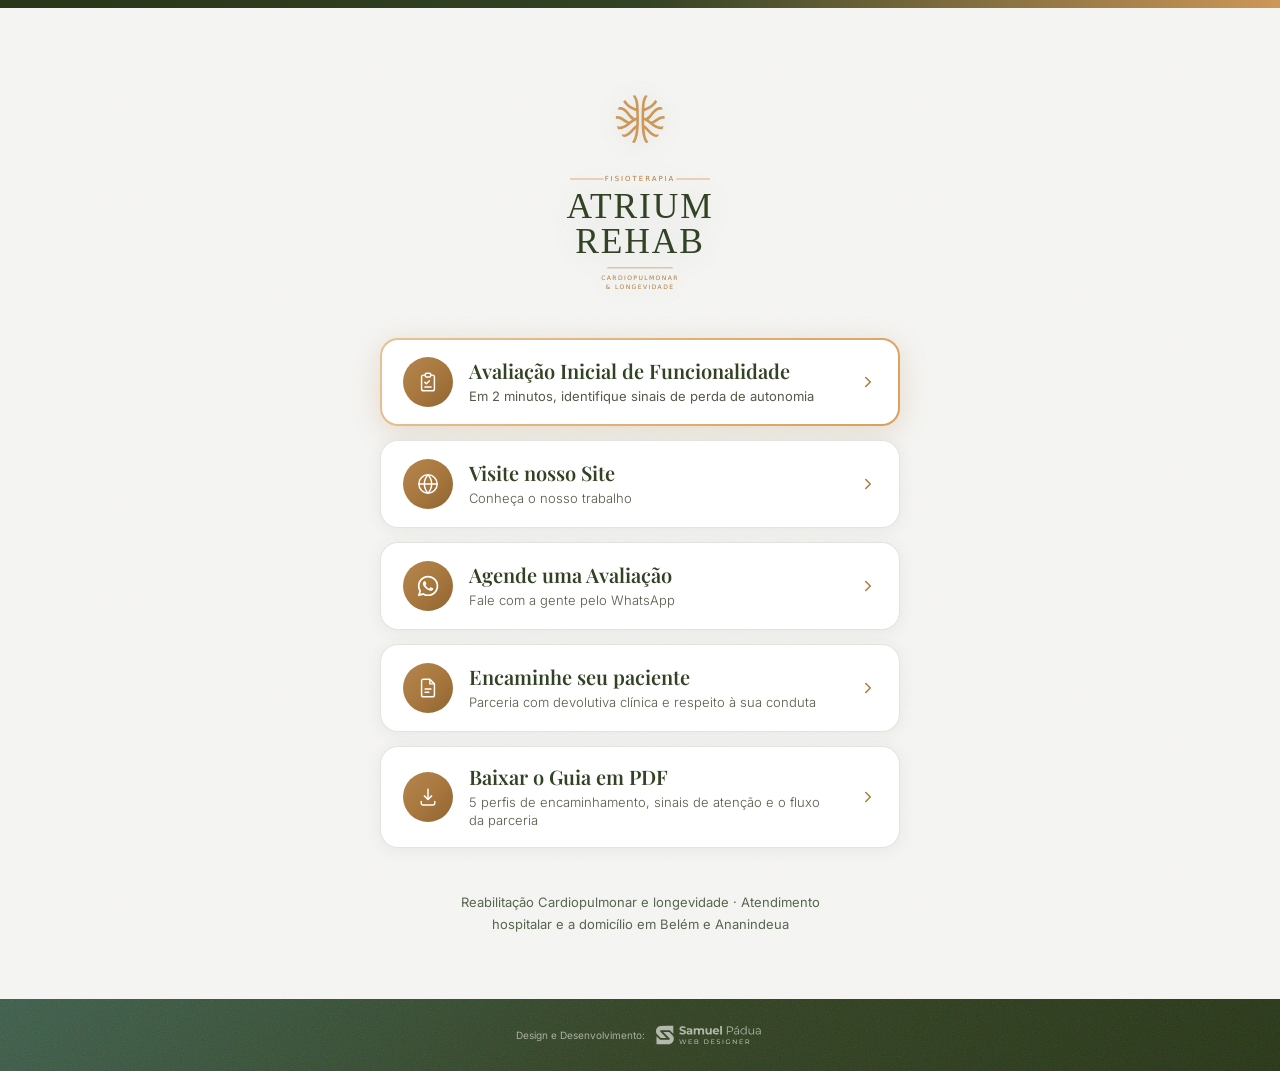
<file: bio/index.html>
<!DOCTYPE html>
<html lang="pt-BR">
<head>
  <meta charset="UTF-8">
  <meta name="viewport" content="width=device-width, initial-scale=1.0">
  <title>Links — Atrium Rehab · Dra. Regina Corrêa</title>
  <meta name="description" content="Agende uma avaliação, acompanhe o trabalho da Atrium Rehab e acesse o guia para profissionais. Reabilitação cardiopulmonar domiciliar em Belém e Ananindeua.">
  <!-- noindex: página de atalhos para bio de redes sociais. Sem conteúdo
       próprio, competiria com a home pelas mesmas palavras-chave. -->
  <meta name="robots" content="noindex,follow">
  <meta name="theme-color" content="#324224">
  <meta name="author" content="Atrium Rehab">
  <meta property="og:locale" content="pt_BR">
  <meta property="og:type" content="website">
  <meta property="og:site_name" content="Atrium Rehab">
  <meta property="og:title" content="Atrium Rehab · Dra. Regina Corrêa">
  <meta property="og:description" content="Reabilitação cardiopulmonar e longevidade. Atendimento hospitalar e a domicílio em Belém e Ananindeua.">
  <meta property="og:image" content="https://www.atriumrehab.com.br/assets/img/hero-regina.png">
  <meta property="og:image:alt" content="Atrium Rehab — reabilitação domiciliar especializada em Belém e Ananindeua">
  <meta name="twitter:card" content="summary_large_image">
  <meta name="twitter:title" content="Atrium Rehab · Dra. Regina Corrêa">
  <meta name="twitter:description" content="Reabilitação cardiopulmonar e longevidade. Atendimento hospitalar e a domicílio em Belém e Ananindeua.">
  <meta name="twitter:image" content="https://www.atriumrehab.com.br/assets/img/hero-regina.png">
  <link rel="icon" type="image/svg+xml" href="/favicon.svg">
  <link rel="preconnect" href="https://fonts.googleapis.com">
  <link rel="preconnect" href="https://fonts.gstatic.com" crossorigin>
  <link href="https://fonts.googleapis.com/css2?family=Playfair+Display:wght@500;600&family=Inter:wght@300;400;500;600&display=swap" rel="stylesheet">
  <link rel="stylesheet" href="/bio/bio.css">
</head>
<body class="links-page">
  <div class="top-bar"></div>

  <main class="lk-main">
    <div class="lk-grain"></div>

    <div class="lk-container">

      <!-- Header -->
      <header class="lk-header">
        <img src="/assets/img/logo-atrium.svg" class="lk-logo" alt="Atrium Rehab · Fisioterapia Cardiopulmonar e Longevidade">
      </header>

      <!-- Link Cards -->
      <div class="lk-cards">

        <!-- Avaliação Inicial (destaque) — link interno: navega na mesma aba -->
        <a href="/formulario/" class="lk-card lk-card--primary">
          <span class="lk-icon">
            <svg width="22" height="22" viewBox="0 0 24 24" fill="none" xmlns="http://www.w3.org/2000/svg">
              <path d="M9 4.5H7a2 2 0 0 0-2 2v13a2 2 0 0 0 2 2h10a2 2 0 0 0 2-2v-13a2 2 0 0 0-2-2h-2" stroke="white" stroke-width="1.6" stroke-linejoin="round"/>
              <rect x="9" y="2.5" width="6" height="4" rx="1.3" stroke="white" stroke-width="1.6"/>
              <path d="M8.6 12.4l1.6 1.6 3.2-3.2" stroke="white" stroke-width="1.6" stroke-linecap="round" stroke-linejoin="round"/>
              <path d="M8.6 17.4h6.8" stroke="white" stroke-width="1.6" stroke-linecap="round"/>
            </svg>
          </span>
          <div class="lk-card-text">
            <span class="lk-card-title">Avaliação Inicial de Funcionalidade</span>
            <span class="lk-card-desc">Em 2 minutos, identifique sinais de perda de autonomia</span>
          </div>
          <span class="lk-arrow">
            <svg width="18" height="18" viewBox="0 0 24 24" fill="none">
              <path d="M9 18l6-6-6-6" stroke="currentColor" stroke-width="2" stroke-linecap="round" stroke-linejoin="round"/>
            </svg>
          </span>
        </a>

        <!-- Visite nosso Site -->
        <a href="/" class="lk-card">
          <span class="lk-icon">
            <svg width="22" height="22" viewBox="0 0 24 24" fill="none" xmlns="http://www.w3.org/2000/svg">
              <circle cx="12" cy="12" r="10" stroke="white" stroke-width="1.6"/>
              <path d="M2 12h20" stroke="white" stroke-width="1.6" stroke-linecap="round"/>
              <path d="M12 2a15.3 15.3 0 0 1 4 10 15.3 15.3 0 0 1-4 10A15.3 15.3 0 0 1 8 12 15.3 15.3 0 0 1 12 2z" stroke="white" stroke-width="1.6"/>
            </svg>
          </span>
          <div class="lk-card-text">
            <span class="lk-card-title">Visite nosso Site</span>
            <span class="lk-card-desc">Conheça o nosso trabalho</span>
          </div>
          <span class="lk-arrow">
            <svg width="18" height="18" viewBox="0 0 24 24" fill="none">
              <path d="M9 18l6-6-6-6" stroke="currentColor" stroke-width="2" stroke-linecap="round" stroke-linejoin="round"/>
            </svg>
          </span>
        </a>

        <!-- Agende uma Avaliação (destaque) -->
        <a href="https://wa.me/5591993804185?text=Ol%C3%A1!%20Gostaria%20de%20agendar%20uma%20avalia%C3%A7%C3%A3o%20com%20a%20Atrium%20Rehab." class="lk-card" target="_blank" rel="noopener">
          <span class="lk-icon">
            <svg width="22" height="22" viewBox="0 0 57 57" fill="none" xmlns="http://www.w3.org/2000/svg">
              <path fill-rule="evenodd" clip-rule="evenodd" d="M47.4216 9.51921C42.4222 4.51401 35.7735 1.75635 28.6904 1.75342C14.0949 1.75342 2.21626 13.6317 2.21039 28.2311C2.20844 32.8981 3.42761 37.4539 5.74495 41.4695L1.98828 55.1909L16.0257 51.5086C19.8936 53.6185 24.2481 54.7304 28.6796 54.7317H28.6907C43.2846 54.7317 55.1645 42.8524 55.1701 28.2523C55.173 21.1767 52.4212 14.5241 47.4216 9.51921ZM28.6904 50.2598H28.6813C24.7322 50.2581 20.8591 49.1968 17.4794 47.1919L16.6761 46.7148L8.34605 48.9L10.5695 40.7784L10.046 39.9457C7.84279 36.4415 6.67939 32.3913 6.68135 28.2328C6.68592 16.0981 16.5593 6.22568 28.6992 6.22568C34.5779 6.22763 40.1039 8.51986 44.2592 12.68C48.4144 16.8401 50.7014 22.3698 50.6994 28.2507C50.6942 40.3863 40.8215 50.2598 28.6904 50.2598ZM40.7628 33.7761C40.1013 33.4448 36.8482 31.8446 36.2416 31.6235C35.6356 31.4027 35.194 31.2928 34.7533 31.9549C34.312 32.617 33.0443 34.1075 32.6581 34.5488C32.2719 34.9904 31.8864 35.0459 31.2246 34.7145C30.5629 34.3834 28.4311 33.6845 25.9037 31.4304C23.937 29.676 22.6092 27.5094 22.223 26.8473C21.8375 26.1845 22.2198 25.861 22.5133 25.497C23.2296 24.6075 23.9468 23.6751 24.1673 23.2338C24.3881 22.7922 24.2775 22.4057 24.1118 22.0746C23.9468 21.7436 22.6236 18.4869 22.0724 17.1617C21.5348 15.8721 20.9898 16.0463 20.5834 16.026C20.1979 16.0068 19.7566 16.0029 19.3154 16.0029C18.8744 16.0029 18.1575 16.1682 17.5508 16.831C16.9445 17.4934 15.2355 19.0939 15.2355 22.3505C15.2355 25.6072 17.6063 28.7533 17.937 29.1949C18.2677 29.6365 22.6027 36.3195 29.2396 39.1851C30.8182 39.8674 32.0505 40.2741 33.0116 40.5791C34.5968 41.0827 36.0387 41.0116 37.1789 40.8413C38.4503 40.6512 41.0932 39.2406 41.645 37.6952C42.1962 36.1496 42.1962 34.825 42.0305 34.5488C41.8655 34.2729 41.4242 34.1075 40.7628 33.7761Z" fill="white"/>
            </svg>
          </span>
          <div class="lk-card-text">
            <span class="lk-card-title">Agende uma Avaliação</span>
            <span class="lk-card-desc">Fale com a gente pelo WhatsApp</span>
          </div>
          <span class="lk-arrow">
            <svg width="18" height="18" viewBox="0 0 24 24" fill="none">
              <path d="M9 18l6-6-6-6" stroke="currentColor" stroke-width="2" stroke-linecap="round" stroke-linejoin="round"/>
            </svg>
          </span>
        </a>

        <!-- Guia de Encaminhamento -->
        <a href="/guia-de-encaminhamento-profissional/" class="lk-card">
          <span class="lk-icon">
            <svg width="22" height="22" viewBox="0 0 24 24" fill="none" xmlns="http://www.w3.org/2000/svg">
              <path d="M14 2.5H7a2 2 0 0 0-2 2v15a2 2 0 0 0 2 2h10a2 2 0 0 0 2-2V7.5L14 2.5z" stroke="white" stroke-width="1.6" stroke-linejoin="round"/>
              <path d="M14 2.5v5h5" stroke="white" stroke-width="1.6" stroke-linejoin="round"/>
              <path d="M8.8 13h6.4M8.8 16.6h4.2" stroke="white" stroke-width="1.6" stroke-linecap="round"/>
            </svg>
          </span>
          <div class="lk-card-text">
            <span class="lk-card-title">Encaminhe seu paciente</span>
            <span class="lk-card-desc">Parceria com devolutiva clínica e respeito à sua conduta</span>
          </div>
          <span class="lk-arrow">
            <svg width="18" height="18" viewBox="0 0 24 24" fill="none">
              <path d="M9 18l6-6-6-6" stroke="currentColor" stroke-width="2" stroke-linecap="round" stroke-linejoin="round"/>
            </svg>
          </span>
        </a>

        <!-- Guia em PDF -->
        <a href="/assets/Guia_Encaminhamento_Profissional_Atrium_Rehab.pdf" class="lk-card" target="_blank" rel="noopener">
          <span class="lk-icon">
            <svg width="22" height="22" viewBox="0 0 24 24" fill="none" xmlns="http://www.w3.org/2000/svg">
              <path d="M12 3.5v11" stroke="white" stroke-width="1.6" stroke-linecap="round"/>
              <path d="M8 10.8l4 3.9 4-3.9" stroke="white" stroke-width="1.6" stroke-linecap="round" stroke-linejoin="round"/>
              <path d="M4.6 17v1.9a1.8 1.8 0 0 0 1.8 1.8h11.2a1.8 1.8 0 0 0 1.8-1.8V17" stroke="white" stroke-width="1.6" stroke-linecap="round"/>
            </svg>
          </span>
          <div class="lk-card-text">
            <span class="lk-card-title">Baixar o Guia em PDF</span>
            <span class="lk-card-desc">5 perfis de encaminhamento, sinais de atenção e o fluxo da parceria</span>
          </div>
          <span class="lk-arrow">
            <svg width="18" height="18" viewBox="0 0 24 24" fill="none">
              <path d="M9 18l6-6-6-6" stroke="currentColor" stroke-width="2" stroke-linecap="round" stroke-linejoin="round"/>
            </svg>
          </span>
        </a>

      </div>

      <p class="lk-bio">Reabilitação Cardiopulmonar e longevidade · Atendimento hospitalar e a domicílio em Belém e Ananindeua</p>

    </div>
  </main>

  <!-- Footer -->
  <footer class="site-footer">
    <div class="site-footer-grain"></div>
    <div class="site-footer-inner">
      <a href="https://samuelpadua.com.br/" class="site-footer-credit" target="_blank" rel="noopener" aria-label="Design e Desenvolvimento por Samuel Pádua Web Designer">
        <span class="site-footer-credit-text">Design e Desenvolvimento:</span>
        <img src="/assets/img/logo-samuel.svg" alt="Samuel Pádua Web Designer" class="site-footer-credit-logo">
      </a>
    </div>
  </footer>

</body>
</html>
</file>
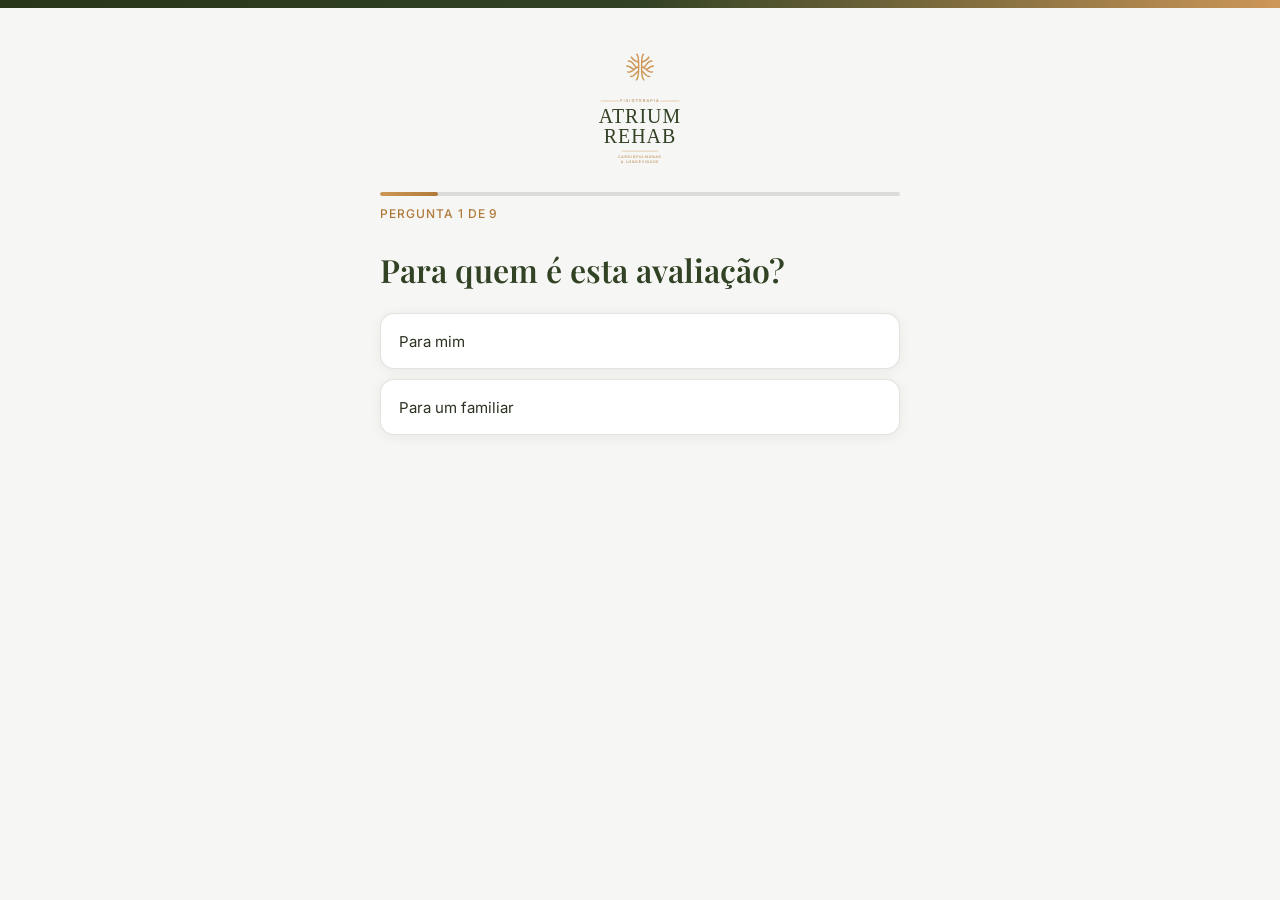
<file: formulario/index.html>
<!DOCTYPE html>
<html lang="pt-BR">
<head>
  <meta charset="UTF-8">
  <meta name="viewport" content="width=device-width, initial-scale=1.0">
  <title>Avaliação Inicial de Funcionalidade — Atrium Rehab</title>
  <meta name="description" content="Em menos de 2 minutos, responda algumas perguntas para identificar sinais que podem indicar redução da capacidade funcional e da autonomia.">
  <meta name="robots" content="noindex,follow">
  <meta name="theme-color" content="#324224">
  <meta name="author" content="Atrium Rehab">
  <link rel="icon" type="image/svg+xml" href="/favicon.svg">
  <link rel="preconnect" href="https://fonts.googleapis.com">
  <link rel="preconnect" href="https://fonts.gstatic.com" crossorigin>
  <link href="https://fonts.googleapis.com/css2?family=Playfair+Display:wght@500;600&family=Inter:wght@300;400;500;600&display=swap" rel="stylesheet">
  <link rel="stylesheet" href="/formulario/formulario.css">
</head>
<body>
  <div class="top-bar"></div>

  <div class="av-shell">

    <header class="av-head">
      <a href="/bio/" class="av-back-home" aria-label="Voltar para a página de links">
        <img src="/assets/img/logo-atrium.svg" alt="Atrium Rehab" class="av-logo">
      </a>
    </header>

    <!-- Progresso -->
    <div class="av-progress" id="progress-wrap" hidden>
      <div class="av-progress-track">
        <div class="av-progress-fill" id="progress-fill"></div>
      </div>
      <span class="av-progress-label" id="progress-label"></span>
    </div>

    <main class="av-main">
      <!-- O JS injeta uma tela por vez aqui -->
      <div id="quiz-stage" aria-live="polite"></div>
    </main>

    <footer class="av-foot">
      <button type="button" class="av-back" id="btn-back" hidden>
        <svg width="16" height="16" viewBox="0 0 24 24" fill="none" aria-hidden="true">
          <path d="M15 18l-6-6 6-6" stroke="currentColor" stroke-width="2" stroke-linecap="round" stroke-linejoin="round"/>
        </svg>
        Voltar
      </button>
    </footer>

  </div>

  <script src="/formulario/formulario.js" defer></script>

</body>
</html>
</file>
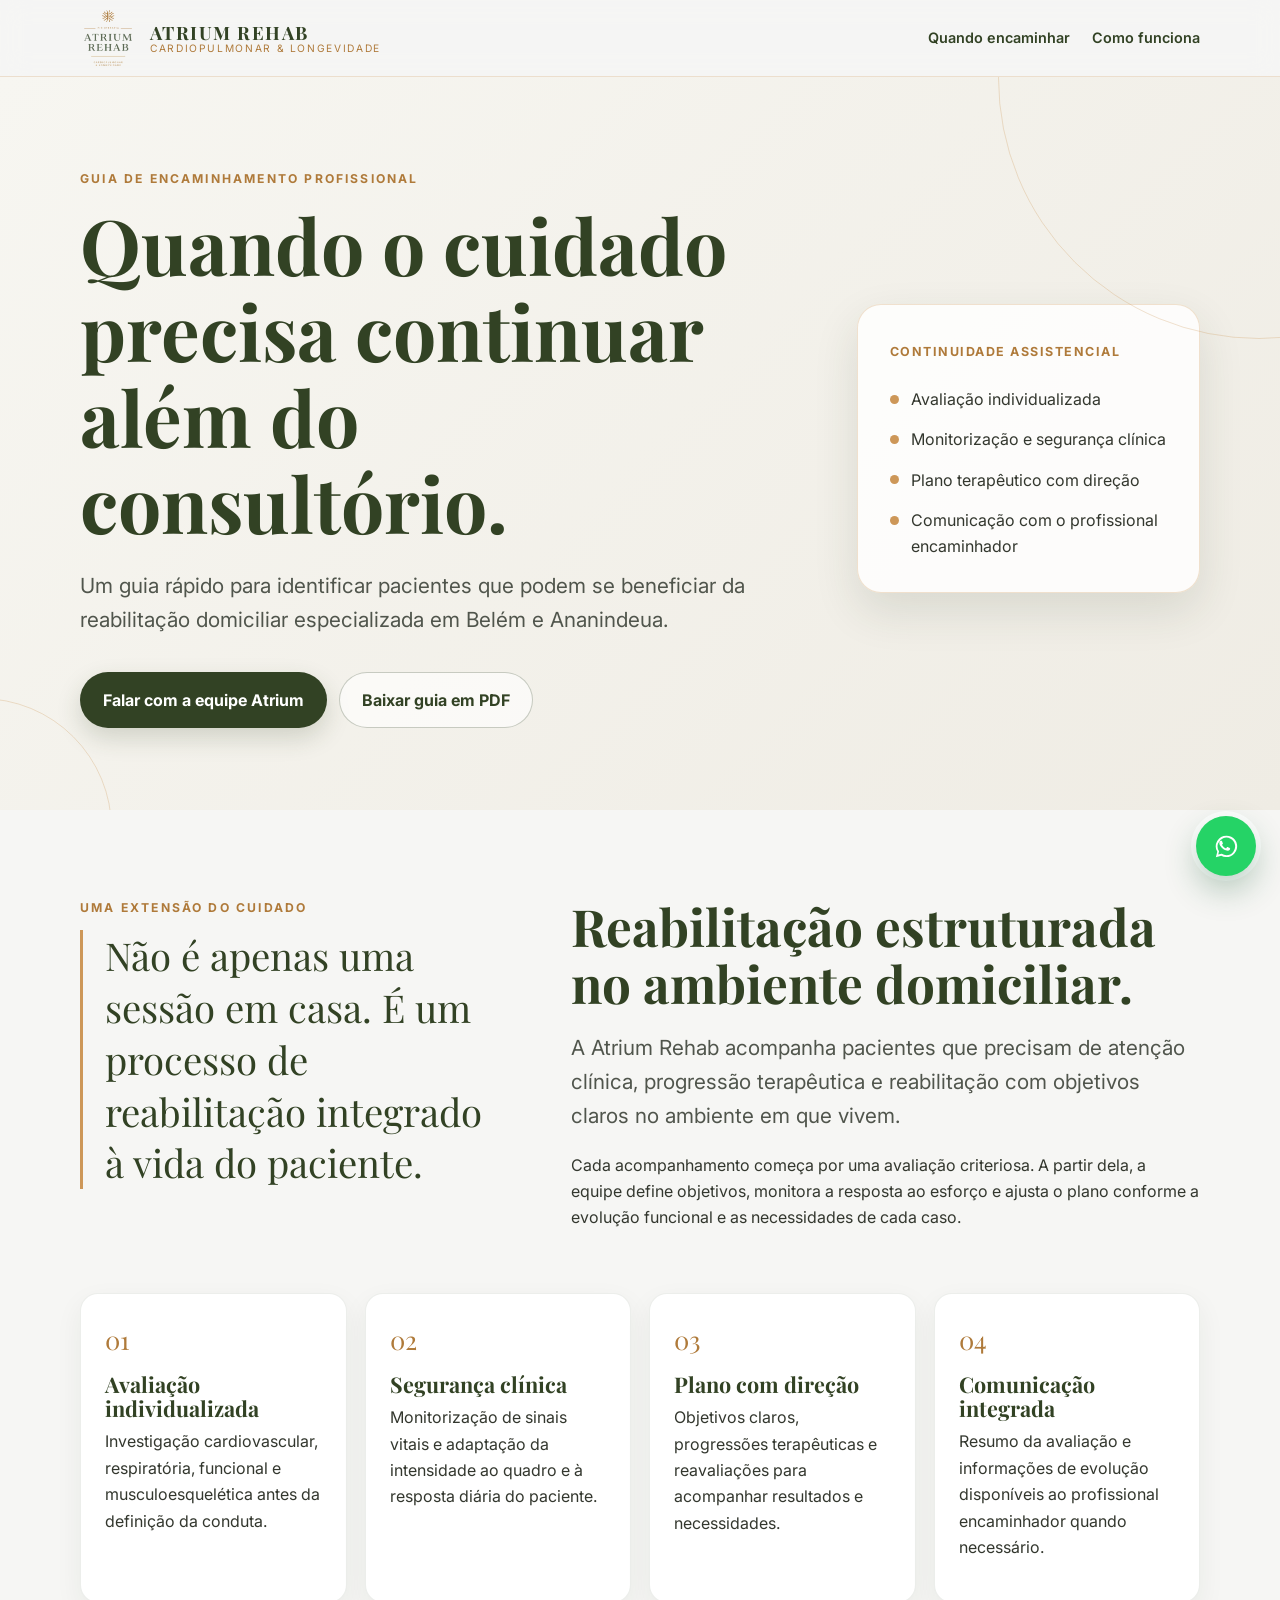
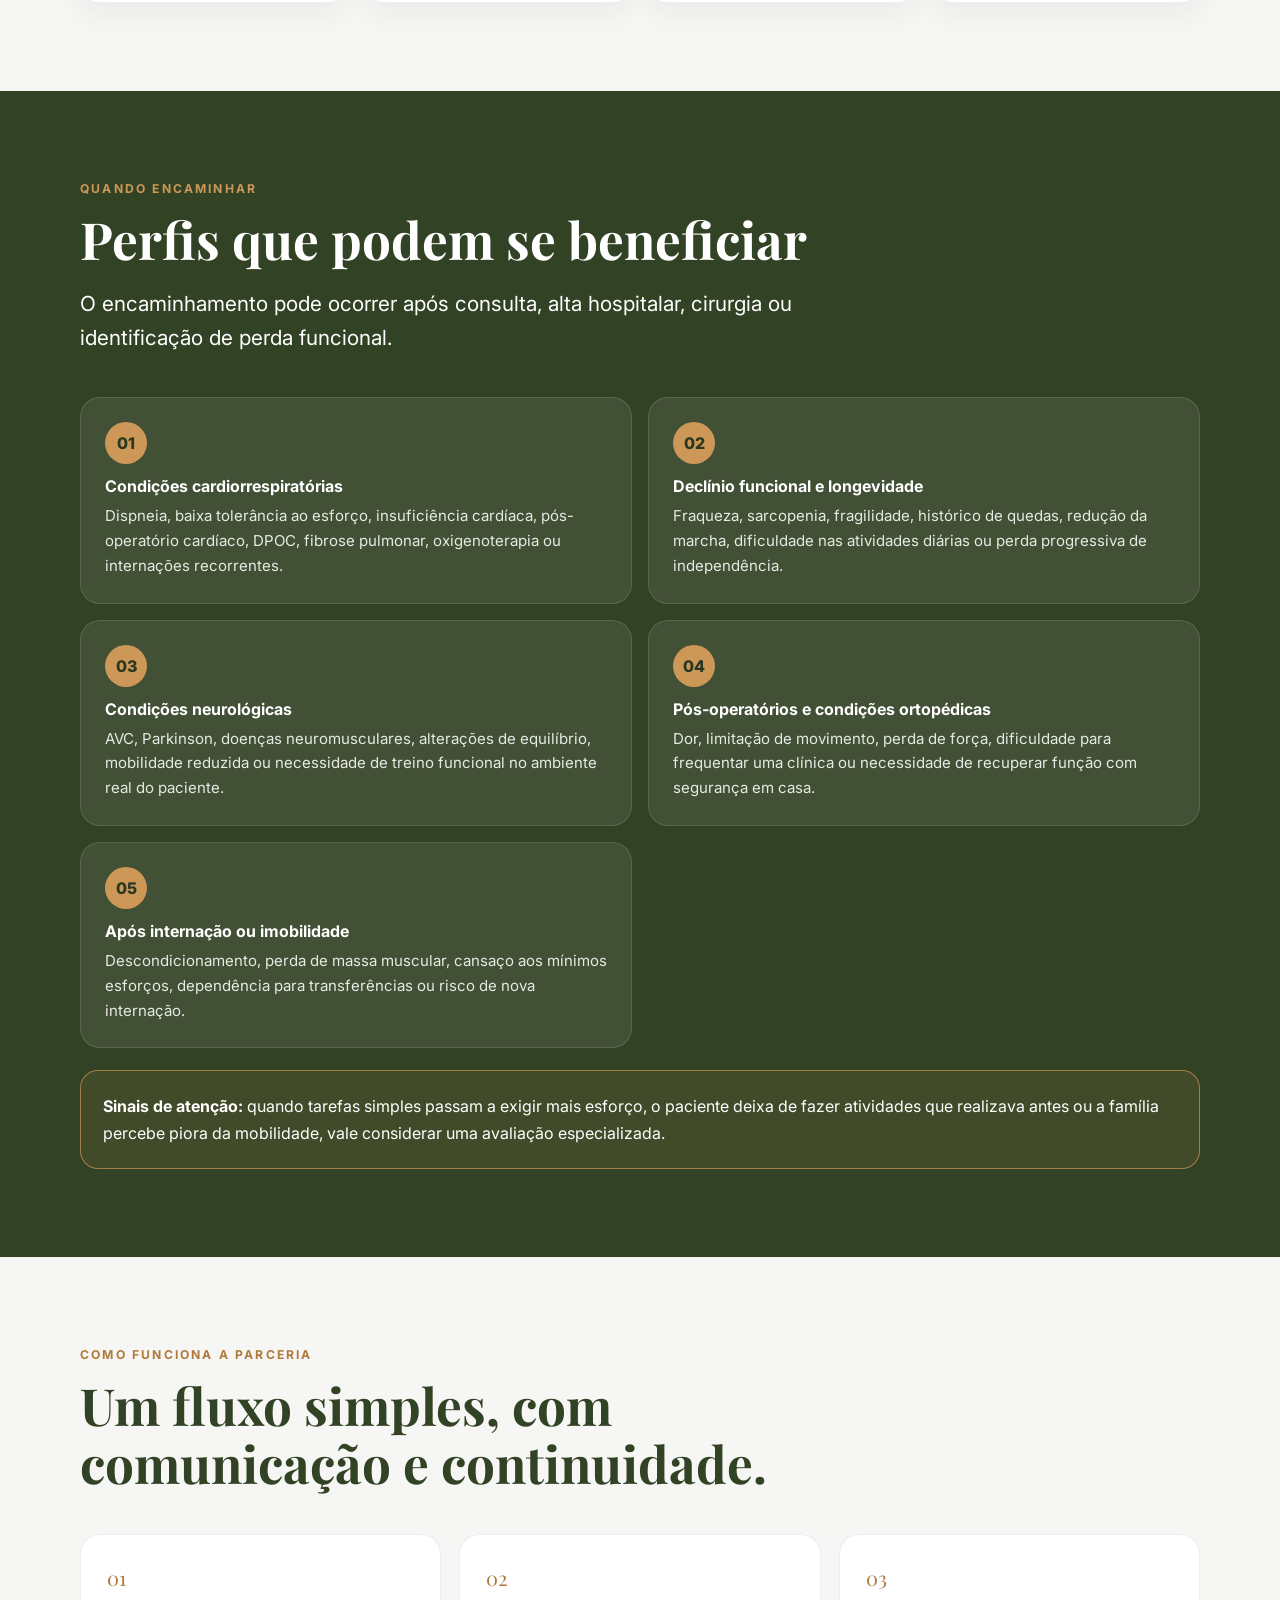
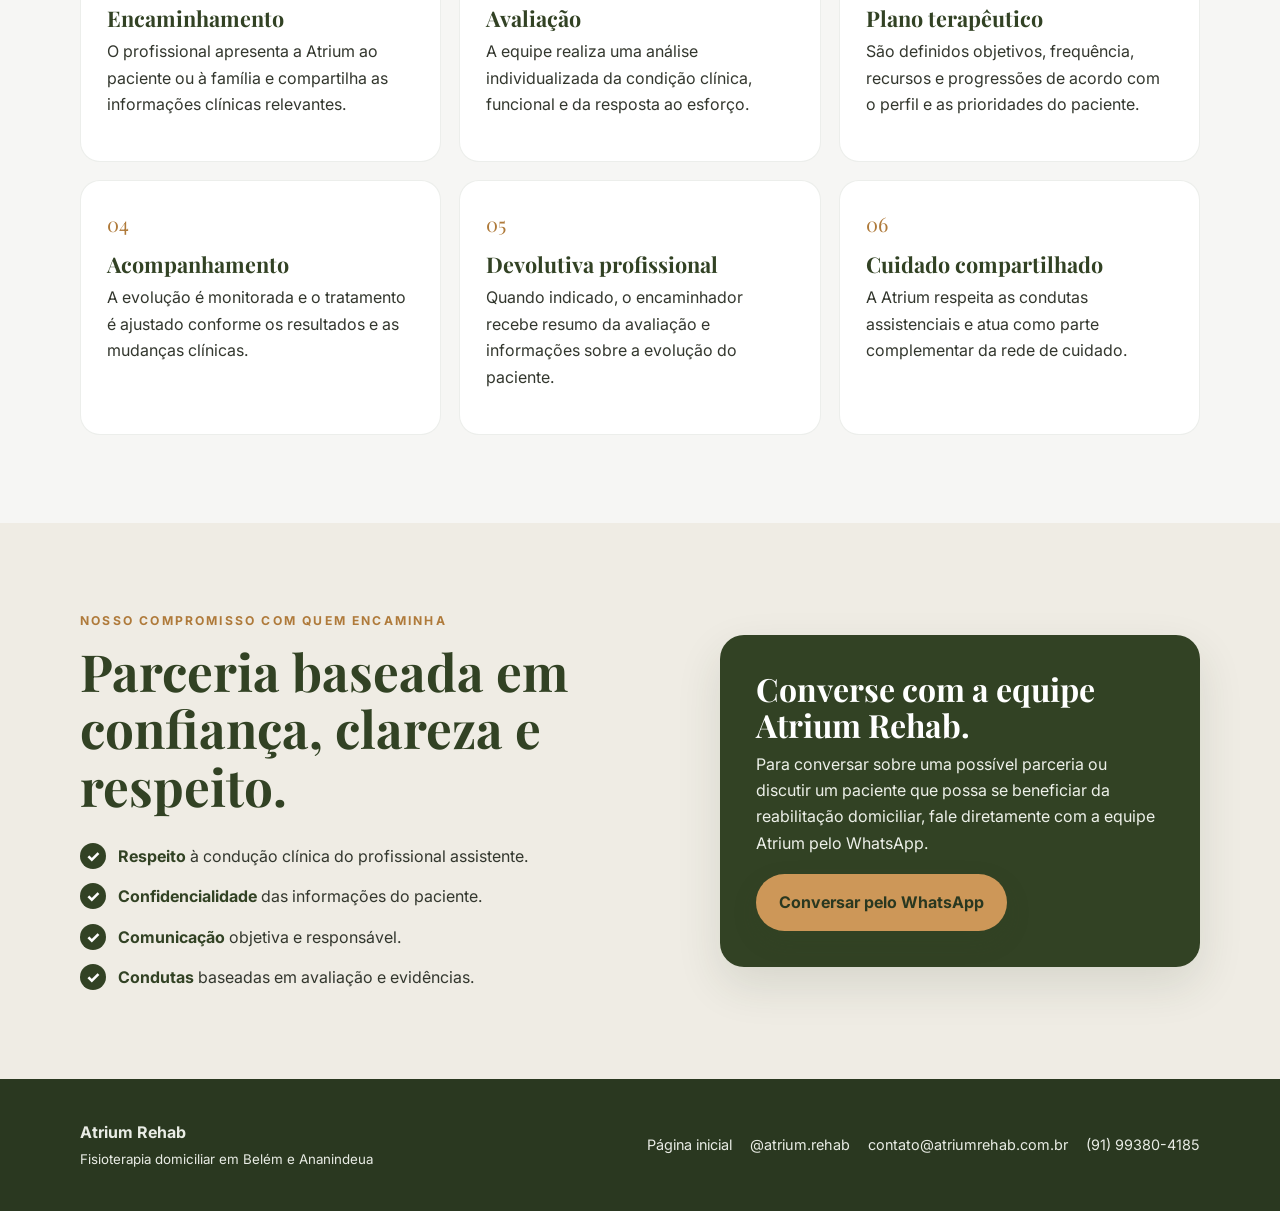
<file: guia-de-encaminhamento-profissional/index.html>
<!DOCTYPE html>
<html lang="pt-BR">
<head>
<meta charset="UTF-8">
<meta name="viewport" content="width=device-width, initial-scale=1.0">
<title>Guia de Encaminhamento Profissional · Atrium Rehab</title>
<meta name="description" content="Guia rápido para profissionais de saúde identificarem pacientes que podem se beneficiar da reabilitação domiciliar especializada em Belém e Ananindeua.">
<meta name="robots" content="index, follow">
<meta name="author" content="Atrium Rehab">
<meta name="geo.region" content="BR-PA">
<meta name="geo.placename" content="Belém">
<link rel="canonical" href="https://www.atriumrehab.com.br/guia-de-encaminhamento-profissional/">
<meta name="theme-color" content="#324224">
<link rel="icon" href="../favicon.svg" type="image/svg+xml">
<!-- Open Graph / redes sociais -->
<meta property="og:type" content="article">
<meta property="og:locale" content="pt_BR">
<meta property="og:site_name" content="Atrium Rehab">
<meta property="og:title" content="Guia de Encaminhamento Profissional · Atrium Rehab">
<meta property="og:description" content="Quando o cuidado precisa continuar além do consultório: perfis, fluxo de encaminhamento e compromissos da Atrium Rehab com quem encaminha.">
<meta property="og:image" content="https://www.atriumrehab.com.br/assets/img/hero-regina.png">
<meta property="og:image:alt" content="Atrium Rehab — reabilitação domiciliar especializada em Belém e Ananindeua">
<meta property="og:url" content="https://www.atriumrehab.com.br/guia-de-encaminhamento-profissional/">
<meta name="twitter:card" content="summary_large_image">
<meta name="twitter:title" content="Guia de Encaminhamento Profissional · Atrium Rehab">
<meta name="twitter:description" content="Quando o cuidado precisa continuar além do consultório: perfis, fluxo de encaminhamento e compromissos da Atrium Rehab com quem encaminha.">
<meta name="twitter:image" content="https://www.atriumrehab.com.br/assets/img/hero-regina.png">
<script type="application/ld+json">
{
  "@context": "https://schema.org",
  "@type": "WebPage",
  "@id": "https://www.atriumrehab.com.br/guia-de-encaminhamento-profissional/#webpage",
  "url": "https://www.atriumrehab.com.br/guia-de-encaminhamento-profissional/",
  "name": "Guia de Encaminhamento Profissional · Atrium Rehab",
  "description": "Guia rápido para profissionais de saúde identificarem pacientes que podem se beneficiar da reabilitação domiciliar especializada em Belém e Ananindeua.",
  "inLanguage": "pt-BR",
  "isPartOf": {
    "@type": "WebSite",
    "@id": "https://www.atriumrehab.com.br/#website",
    "url": "https://www.atriumrehab.com.br/",
    "name": "Atrium Rehab"
  },
  "about": {
    "@type": "MedicalBusiness",
    "@id": "https://www.atriumrehab.com.br/#organization"
  },
  "breadcrumb": {
    "@type": "BreadcrumbList",
    "itemListElement": [
      {
        "@type": "ListItem",
        "position": 1,
        "name": "Início",
        "item": "https://www.atriumrehab.com.br/"
      },
      {
        "@type": "ListItem",
        "position": 2,
        "name": "Guia de Encaminhamento Profissional",
        "item": "https://www.atriumrehab.com.br/guia-de-encaminhamento-profissional/"
      }
    ]
  }
}
</script>
<link rel="preconnect" href="https://fonts.googleapis.com">
<link rel="preconnect" href="https://fonts.gstatic.com" crossorigin>
<link href="https://fonts.googleapis.com/css2?family=Playfair+Display:wght@500;600&family=Inter:wght@400;500;600;700&display=swap" rel="stylesheet">
<link rel="stylesheet" href="../css/guia-encaminhamento.css">
</head>
<body>
<header class="site-header">
  <div class="container nav">
    <a class="brand" href="/" aria-label="Atrium Rehab — página inicial">
      <picture>
        <source srcset="../assets/img/logo-atrium.webp" type="image/webp">
        <img src="../assets/img/logo-atrium.png" alt="" width="56" height="56" fetchpriority="high" decoding="async">
      </picture>
      <span class="brand-text">
        <strong>ATRIUM REHAB</strong>
        <span>Cardiopulmonar &amp; longevidade</span>
      </span>
    </a>
    <nav class="nav-links" aria-label="Navegação da página">
      <a href="#quando-encaminhar">Quando encaminhar</a>
      <a href="#como-funciona">Como funciona</a>
    </nav>
  </div>
</header>

<main>
  <section class="hero" id="inicio">
    <div class="container hero-grid">
      <div>
        <p class="eyebrow">Guia de encaminhamento profissional</p>
        <h1>Quando o cuidado precisa continuar além do consultório.</h1>
        <p class="lead">Um guia rápido para identificar pacientes que podem se beneficiar da reabilitação domiciliar especializada em Belém e Ananindeua.</p>
        <div class="hero-actions">
          <a class="btn btn-primary" href="https://wa.me/5591993804185?text=Ol%C3%A1%21%20Acessei%20o%20Guia%20de%20Encaminhamento%20Profissional%20da%20Atrium%20Rehab%20e%20gostaria%20de%20conversar%20com%20a%20equipe%20sobre%20uma%20poss%C3%ADvel%20parceria%20ou%20sobre%20um%20paciente." target="_blank" rel="noopener">Falar com a equipe Atrium</a>
          <a class="btn btn-secondary" href="../assets/Guia_Encaminhamento_Profissional_Atrium_Rehab.pdf" download>Baixar guia em PDF</a>
        </div>
      </div>
      <aside class="hero-card" aria-label="Principais diferenciais">
        <span class="mini">Continuidade assistencial</span>
        <ul>
          <li>Avaliação individualizada</li>
          <li>Monitorização e segurança clínica</li>
          <li>Plano terapêutico com direção</li>
          <li>Comunicação com o profissional encaminhador</li>
        </ul>
      </aside>
    </div>
  </section>

  <section>
    <div class="container intro-grid">
      <div>
        <p class="eyebrow">Uma extensão do cuidado</p>
        <p class="quote">Não é apenas uma sessão em casa. É um processo de reabilitação integrado à vida do paciente.</p>
      </div>
      <div>
        <h2>Reabilitação estruturada no ambiente domiciliar.</h2>
        <p class="lead">A Atrium Rehab acompanha pacientes que precisam de atenção clínica, progressão terapêutica e reabilitação com objetivos claros no ambiente em que vivem.</p>
        <p>Cada acompanhamento começa por uma avaliação criteriosa. A partir dela, a equipe define objetivos, monitora a resposta ao esforço e ajusta o plano conforme a evolução funcional e as necessidades de cada caso.</p>
      </div>
    </div>
    <div class="container pillars">
      <article class="pillar">
        <div class="num">01</div>
        <h3>Avaliação individualizada</h3>
        <p>Investigação cardiovascular, respiratória, funcional e musculoesquelética antes da definição da conduta.</p>
      </article>
      <article class="pillar">
        <div class="num">02</div>
        <h3>Segurança clínica</h3>
        <p>Monitorização de sinais vitais e adaptação da intensidade ao quadro e à resposta diária do paciente.</p>
      </article>
      <article class="pillar">
        <div class="num">03</div>
        <h3>Plano com direção</h3>
        <p>Objetivos claros, progressões terapêuticas e reavaliações para acompanhar resultados e necessidades.</p>
      </article>
      <article class="pillar">
        <div class="num">04</div>
        <h3>Comunicação integrada</h3>
        <p>Resumo da avaliação e informações de evolução disponíveis ao profissional encaminhador quando necessário.</p>
      </article>
    </div>
  </section>

  <section class="profiles" id="quando-encaminhar">
    <div class="container">
      <div class="section-head">
        <p class="eyebrow">Quando encaminhar</p>
        <h2>Perfis que podem se beneficiar</h2>
        <p class="lead">O encaminhamento pode ocorrer após consulta, alta hospitalar, cirurgia ou identificação de perda funcional.</p>
      </div>
      <div class="profile-grid">
        <article class="profile-card">
          <div class="profile-number">01</div>
          <h3>Condições cardiorrespiratórias</h3>
          <p>Dispneia, baixa tolerância ao esforço, insuficiência cardíaca, pós-operatório cardíaco, DPOC, fibrose pulmonar, oxigenoterapia ou internações recorrentes.</p>
        </article>
        <article class="profile-card">
          <div class="profile-number">02</div>
          <h3>Declínio funcional e longevidade</h3>
          <p>Fraqueza, sarcopenia, fragilidade, histórico de quedas, redução da marcha, dificuldade nas atividades diárias ou perda progressiva de independência.</p>
        </article>
        <article class="profile-card">
          <div class="profile-number">03</div>
          <h3>Condições neurológicas</h3>
          <p>AVC, Parkinson, doenças neuromusculares, alterações de equilíbrio, mobilidade reduzida ou necessidade de treino funcional no ambiente real do paciente.</p>
        </article>
        <article class="profile-card">
          <div class="profile-number">04</div>
          <h3>Pós-operatórios e condições ortopédicas</h3>
          <p>Dor, limitação de movimento, perda de força, dificuldade para frequentar uma clínica ou necessidade de recuperar função com segurança em casa.</p>
        </article>
        <article class="profile-card">
          <div class="profile-number">05</div>
          <h3>Após internação ou imobilidade</h3>
          <p>Descondicionamento, perda de massa muscular, cansaço aos mínimos esforços, dependência para transferências ou risco de nova internação.</p>
        </article>
      </div>
      <div class="alert"><strong>Sinais de atenção:</strong> quando tarefas simples passam a exigir mais esforço, o paciente deixa de fazer atividades que realizava antes ou a família percebe piora da mobilidade, vale considerar uma avaliação especializada.</div>
    </div>
  </section>

  <section id="como-funciona">
    <div class="container">
      <div class="section-head">
        <p class="eyebrow">Como funciona a parceria</p>
        <h2>Um fluxo simples, com comunicação e continuidade.</h2>
      </div>
      <div class="process-grid">
        <article class="step">
          <div class="num">01</div>
          <h3>Encaminhamento</h3>
          <p>O profissional apresenta a Atrium ao paciente ou à família e compartilha as informações clínicas relevantes.</p>
        </article>
        <article class="step">
          <div class="num">02</div>
          <h3>Avaliação</h3>
          <p>A equipe realiza uma análise individualizada da condição clínica, funcional e da resposta ao esforço.</p>
        </article>
        <article class="step">
          <div class="num">03</div>
          <h3>Plano terapêutico</h3>
          <p>São definidos objetivos, frequência, recursos e progressões de acordo com o perfil e as prioridades do paciente.</p>
        </article>
        <article class="step">
          <div class="num">04</div>
          <h3>Acompanhamento</h3>
          <p>A evolução é monitorada e o tratamento é ajustado conforme os resultados e as mudanças clínicas.</p>
        </article>
        <article class="step">
          <div class="num">05</div>
          <h3>Devolutiva profissional</h3>
          <p>Quando indicado, o encaminhador recebe resumo da avaliação e informações sobre a evolução do paciente.</p>
        </article>
        <article class="step">
          <div class="num">06</div>
          <h3>Cuidado compartilhado</h3>
          <p>A Atrium respeita as condutas assistenciais e atua como parte complementar da rede de cuidado.</p>
        </article>
      </div>
    </div>
  </section>

  <section class="commitment">
    <div class="container commitment-grid">
      <div>
        <p class="eyebrow">Nosso compromisso com quem encaminha</p>
        <h2>Parceria baseada em confiança, clareza e respeito.</h2>
        <div class="checklist">
          <div class="check"><span><b>Respeito</b> à condução clínica do profissional assistente.</span></div>
          <div class="check"><span><b>Confidencialidade</b> das informações do paciente.</span></div>
          <div class="check"><span><b>Comunicação</b> objetiva e responsável.</span></div>
          <div class="check"><span><b>Condutas</b> baseadas em avaliação e evidências.</span></div>
        </div>
      </div>
      <aside class="cta-card">
        <h3>Converse com a equipe Atrium Rehab.</h3>
        <p>Para conversar sobre uma possível parceria ou discutir um paciente que possa se beneficiar da reabilitação domiciliar, fale diretamente com a equipe Atrium pelo WhatsApp.</p>
        <a class="btn btn-primary" href="https://wa.me/5591993804185?text=Ol%C3%A1%21%20Acessei%20o%20Guia%20de%20Encaminhamento%20Profissional%20da%20Atrium%20Rehab%20e%20gostaria%20de%20conversar%20com%20a%20equipe%20sobre%20uma%20poss%C3%ADvel%20parceria%20ou%20sobre%20um%20paciente." target="_blank" rel="noopener">Conversar pelo WhatsApp</a>
      </aside>
    </div>
  </section>
</main>

<footer class="site-footer">
  <div class="container footer-grid">
    <div><strong>Atrium Rehab</strong><br><small>Fisioterapia domiciliar em Belém e Ananindeua</small></div>
    <div class="footer-links">
      <a href="/">Página inicial</a>
      <a href="https://www.instagram.com/atrium.rehab/" target="_blank" rel="noopener">@atrium.rehab</a>
      <a href="mailto:contato@atriumrehab.com.br">contato@atriumrehab.com.br</a>
      <a href="tel:+5591993804185">(91) 99380-4185</a>
    </div>
  </div>
</footer>

<a class="floating-whatsapp" href="https://wa.me/5591993804185?text=Ol%C3%A1%21%20Acessei%20o%20Guia%20de%20Encaminhamento%20Profissional%20da%20Atrium%20Rehab%20e%20gostaria%20de%20conversar%20com%20a%20equipe%20sobre%20uma%20poss%C3%ADvel%20parceria%20ou%20sobre%20um%20paciente." target="_blank" rel="noopener" aria-label="Falar com a equipe Atrium pelo WhatsApp">
  <span class="tooltip" aria-hidden="true">Falar com a equipe Atrium</span>
  <svg viewBox="0 0 32 32" aria-hidden="true" focusable="false">
    <path d="M19.11 17.36c-.27-.14-1.59-.78-1.84-.87-.25-.09-.43-.14-.61.14-.18.27-.7.87-.86 1.05-.16.18-.32.2-.59.07-.27-.14-1.15-.42-2.19-1.35-.81-.72-1.36-1.61-1.52-1.88-.16-.27-.02-.42.12-.55.12-.12.27-.32.41-.48.14-.16.18-.27.27-.46.09-.18.05-.34-.02-.48-.07-.14-.61-1.47-.84-2.02-.22-.53-.45-.46-.61-.47h-.52c-.18 0-.48.07-.73.34-.25.27-.96.94-.96 2.29s.98 2.65 1.12 2.84c.14.18 1.93 2.95 4.68 4.14.65.28 1.16.45 1.56.58.66.21 1.25.18 1.72.11.52-.08 1.59-.65 1.82-1.28.23-.63.23-1.17.16-1.28-.07-.11-.25-.18-.52-.32zM16.03 4.8A11.08 11.08 0 0 0 6.5 21.52L5 27l5.61-1.47A11.05 11.05 0 1 0 16.03 4.8zm0 20.15c-1.73 0-3.42-.47-4.89-1.36l-.35-.21-3.33.87.89-3.24-.23-.36a9.07 9.07 0 1 1 7.91 4.3z"/>
  </svg>
</a>

</body>
</html>
</file>
<file: css/styles.css>
/* Atrium Rehab — estilos da pagina de vendas */
/* CSS extraido do HTML monolitico original e organizado em arquivo externo. */

/* ===== ELGRAINE: substitua os @font-face abaixo pelos arquivos reais da Elgraine ===== */
/* @font-face{font-family:'Elgraine';src:url('Elgraine-Medium.woff2') format('woff2');font-weight:500;font-style:normal;} */
/* @font-face{font-family:'Elgraine';src:url('Elgraine-MediumItalic.woff2') format('woff2');font-weight:500;font-style:italic;} */

:root{
  --green:#324224; --green-deep:#283619; --green-mid:#3e5e4b; --sage:#57664e;
  --bronze:#cd9758; --bronze-deep:#af7a3a; --bronze-soft:#dcb585;
  --cream:#f6f6f4; --areia:#e5d8ca; --areia-deep:#d9c8b4; --taupe:#aa8e75;
  --ink:#2b3322; --ink-soft:#555a48; --cream-soft:rgba(246,246,244,.74);
  --line:rgba(50,66,36,.14); --line-soft:rgba(50,66,36,.07);
  --serif:'Elgraine','Playfair Display',Georgia,serif;
  --serif-it:'Elgraine','Cormorant Garamond',Georgia,serif;
  --sans:'Inter',system-ui,sans-serif;
  --wrap:1180px; --pad:clamp(1.4rem,5vw,5rem);
}
*{box-sizing:border-box}
html{scroll-behavior:smooth;-webkit-text-size-adjust:100%}
body{margin:0;background:var(--cream);color:var(--ink);font-family:var(--sans);
  font-weight:300;font-size:17px;line-height:1.72;-webkit-font-smoothing:antialiased;-moz-osx-font-smoothing:grayscale;}
h1,h2,h3{font-family:var(--serif);font-weight:500;line-height:1.12;margin:0;color:var(--green)}
p{margin:0 0 1.1rem}
a{color:inherit}
.wrap{max-width:var(--wrap);margin:0 auto;padding-left:var(--pad);padding-right:var(--pad)}
.eyebrow{font-family:var(--sans);font-weight:500;font-size:.72rem;letter-spacing:.24em;text-transform:uppercase;color:var(--bronze-deep)}
.note-it{font-family:var(--serif-it);font-style:italic;font-weight:500;color:var(--sage)}

/* buttons */
.btn{display:inline-flex;align-items:center;gap:.6rem;font-family:var(--sans);font-weight:500;font-size:.95rem;
  letter-spacing:.01em;text-decoration:none;padding:.95rem 1.7rem;border-radius:999px;transition:transform .2s,background .2s,color .2s,box-shadow .2s;cursor:pointer;border:1px solid transparent}
.btn--primary{background:var(--bronze);color:var(--green-deep);box-shadow:0 10px 26px -12px rgba(175,122,58,.7)}
.btn--primary:hover{background:var(--bronze-deep);color:#fff;transform:translateY(-2px)}
.btn--ghost{background:transparent;color:var(--cream);border-color:rgba(246,246,244,.4)}
.btn--ghost:hover{background:rgba(246,246,244,.12);border-color:var(--cream)}
.btn--ghost-dark{background:transparent;color:var(--green);border-color:var(--line)}
.btn--ghost-dark:hover{background:var(--areia)}

/* ===== SITE HEADER ===== */
.site-head{position:absolute;top:0;left:0;right:0;z-index:20}
.site-head .wrap{display:flex;align-items:center;gap:1.2rem;padding-top:1.5rem;padding-bottom:1.5rem}
.brand{display:flex;align-items:center;gap:.7rem;text-decoration:none}
.brand .sym{width:34px;height:34px;color:var(--bronze);flex-shrink:0}
.brand .sym svg{width:100%;height:100%;display:block}
.brand .wm{font-family:var(--serif);font-weight:600;font-size:1.12rem;letter-spacing:.16em;color:var(--cream)}
.head-spacer{margin-left:auto}
.head-link{font-family:var(--sans);font-weight:400;font-size:.9rem;color:var(--cream-soft);text-decoration:none;margin-right:1.4rem}
.head-link:hover{color:var(--cream)}
@media(max-width:720px){.head-link{display:none} .site-head .btn{padding:.7rem 1.2rem;font-size:.85rem}}

/* ===== HERO ===== */
.hero{position:relative;overflow:hidden;color:var(--cream);min-height:94vh;display:flex;align-items:center;
  padding:8rem 0 5.2rem;
  background:radial-gradient(130% 120% at 22% 30%,#3a4d2b 0%,var(--green) 46%,var(--green-deep) 100%)}
.hero-layers{position:absolute;inset:0;z-index:0;pointer-events:none}
.hero-filament{position:absolute;inset:0;color:var(--bronze);opacity:.18}
.hero-filament svg{width:100%;height:100%;display:block}
.hero-photo{position:absolute;right:0;top:0;width:64%;height:100%;opacity:.92;
  -webkit-mask:linear-gradient(90deg,transparent 0%,#000 46%,#000 100%);mask:linear-gradient(90deg,transparent 0%,#000 46%,#000 100%)}
.hero-photo img{width:100%;height:100%;object-fit:cover;object-position:28% center;display:block}
.hero-shade{position:absolute;inset:0;background:
  radial-gradient(70% 90% at 23% 48%,rgba(31,42,20,.34),transparent 68%),
  linear-gradient(96deg,rgba(31,42,20,.96) 0%,rgba(31,42,20,.84) 34%,rgba(31,42,20,.42) 58%,rgba(31,42,20,.08) 100%)}
.hero-glass{position:absolute;inset:0;background:linear-gradient(118deg,transparent 38%,rgba(246,246,244,.06) 52%,transparent 64%)}
.hero-inner{position:relative;z-index:2;width:100%}
.hero-text{max-width:48rem;display:flex;flex-direction:column;align-items:flex-start}
.hero-kicker{display:grid;gap:.28rem;max-width:44rem;margin-bottom:1.45rem;
  color:var(--bronze-soft);font-family:var(--sans);font-weight:400;font-size:.95rem;
  line-height:1.45;letter-spacing:.12em;text-transform:uppercase;text-shadow:0 1px 16px rgba(0,0,0,.34)}
.hero-kicker span{display:block}
.hero-kicker__primary{color:inherit;font-weight:500}
.hero h1{color:var(--cream);font-size:4.65rem;font-weight:500;line-height:.99;
  letter-spacing:0;margin-bottom:1.45rem;max-width:14ch;text-shadow:0 2px 30px rgba(0,0,0,.42)}
.hero h1 span{display:block}
.hero-title-accent{font-family:var(--serif-it);font-style:italic;color:var(--bronze-soft)}
.cta-band{display:flex;justify-content:center;margin-top:3rem}
.cta-band--left{justify-content:flex-start}
.hero-sub{font-size:1.12rem;line-height:1.72;color:var(--cream-soft);font-weight:300;
  max-width:39rem;margin-bottom:2.15rem;padding-left:1.1rem;border-left:1px solid rgba(220,181,133,.48);
  text-shadow:0 1px 18px rgba(0,0,0,.4)}
.hero-cta{display:flex;align-items:center;gap:1.4rem;flex-wrap:wrap}
@media(max-width:1100px){
  .hero h1{font-size:4.05rem}
  .hero-sub{font-size:1.07rem}
}
@media(max-width:860px){
  .hero{padding:7.5rem 0 4rem;min-height:0;align-items:flex-end}
  .hero-photo{width:100%;opacity:.34;-webkit-mask:linear-gradient(180deg,transparent,#000 55%);mask:linear-gradient(180deg,transparent,#000 55%)}
  .hero-photo img{object-position:58% center}
  .hero-shade{background:linear-gradient(180deg,rgba(31,42,20,.8),rgba(31,42,20,.92))}
  .hero-kicker{gap:.3rem;margin-bottom:1.15rem;font-size:.82rem;letter-spacing:.1em}
  .hero h1{font-size:3.25rem;max-width:11.8ch;margin-bottom:1.25rem}
  .hero-sub{font-size:1rem;line-height:1.65;max-width:34rem;margin-bottom:1.85rem;padding-left:.9rem}
}
@media(max-width:520px){
  .hero{padding:7rem 0 3.6rem}
  .hero h1{font-size:2.55rem;max-width:none}
  .hero-kicker{font-size:.78rem;letter-spacing:.08em}
}

/* ===== SECTION SCAFFOLD ===== */
.sec{padding:5.5rem 0}
.sec--tight{padding:4.5rem 0}
.sec-head{max-width:34rem;margin-bottom:2.6rem}
.sec-head--center{margin-left:auto;margin-right:auto;text-align:center}
.sec-head .eyebrow{display:block;margin-bottom:1rem}
.sec h2{font-size:clamp(1.75rem,3.2vw,2.5rem)}
.lead{font-size:1.06rem;color:var(--ink-soft)}
.sec--cream{background:var(--cream)}
.sec--areia{background:linear-gradient(180deg,var(--cream),#efe9e0)}
.sec--white{background:#fbfaf8}
.rule{width:48px;height:2px;background:var(--bronze);border:0;margin:0 0 1.6rem}
.rule--center{margin-left:auto;margin-right:auto}

/* awareness (sec 2) */
.awl{max-width:46rem}
.awl p{font-size:1.12rem;line-height:1.8}
.awl p:last-child{color:var(--green);font-family:var(--serif-it);font-style:italic;font-weight:500;font-size:1.3rem;line-height:1.5;margin-top:1.6rem}

/* media rows (text + visual) */
.media-row{display:grid;grid-template-columns:1.02fr .98fr;gap:clamp(2rem,5vw,4.2rem);align-items:center}
.media-row .awl{max-width:none}
.media-col{min-width:0}
.media-row--imgleft .media-col{order:-1}
@media(max-width:860px){
  .media-row{grid-template-columns:1fr;gap:2.4rem}
  .media-row--imgleft .media-col{order:0}
}
.illo-card{background:radial-gradient(120% 120% at 50% 32%,#fbf6ee,#ece3d4);border:1px solid var(--line);
  border-radius:24px;padding:2.2rem;display:flex;align-items:center;justify-content:center;aspect-ratio:1/.94}
.illo-card .illo{width:min(380px,90%);color:var(--bronze-deep)}
.illo-card .illo svg{width:100%;height:auto;display:block}
.illo-cap{margin-top:1rem;text-align:center;font-size:.8rem;color:var(--taupe)}
.photoph{position:relative;border-radius:24px;overflow:hidden;aspect-ratio:4/4.5;
  background:radial-gradient(130% 120% at 70% 25%,#3f5430,var(--green) 58%,var(--green-deep));
  display:flex;flex-direction:column;align-items:center;justify-content:center;text-align:center;padding:2.2rem;color:var(--cream)}
.photoph::after{content:"";position:absolute;inset:14px;border:1px solid rgba(205,151,88,.28);border-radius:16px;pointer-events:none}
.photoph .ph-sym{width:78px;color:rgba(205,151,88,.55);margin-bottom:1.3rem}
.photoph .ph-sym svg{width:100%;height:auto;display:block}
.photoph .ph-label{font-family:var(--sans);font-weight:500;font-size:.68rem;letter-spacing:.2em;text-transform:uppercase;color:var(--bronze-soft);margin-bottom:.7rem}
.photoph .ph-note{font-family:var(--serif-it);font-style:italic;font-size:1.05rem;color:var(--cream-soft);max-width:24ch;line-height:1.5}
.photoband{position:relative;border-radius:20px;overflow:hidden;aspect-ratio:16/4.5;margin-bottom:2.2rem;
  background:radial-gradient(120% 180% at 80% 20%,#3f5430,var(--green) 55%,var(--green-deep));
  display:flex;align-items:center;gap:1.4rem;justify-content:center;text-align:center;padding:1.4rem;color:var(--cream)}
.photoband::after{content:"";position:absolute;inset:12px;border:1px solid rgba(205,151,88,.26);border-radius:13px;pointer-events:none}
.photoband .ph-sym{width:52px;color:rgba(205,151,88,.55);flex-shrink:0}
.photoband .ph-sym svg{width:100%;height:auto;display:block}
.photoband .ph-txt{text-align:left}
.photoband .ph-label{font-family:var(--sans);font-weight:500;font-size:.66rem;letter-spacing:.2em;text-transform:uppercase;color:var(--bronze-soft);display:block;margin-bottom:.3rem}
.photoband .ph-note{font-family:var(--serif-it);font-style:italic;font-size:1.02rem;color:var(--cream-soft);max-width:48ch;line-height:1.45}
@media(max-width:680px){.photoband{aspect-ratio:16/8;flex-direction:column;gap:.7rem}.photoband .ph-txt{text-align:center}}

/* full-bleed split (image as part of the block) */
.split{display:grid;grid-template-columns:1fr 1fr;align-items:stretch}
/* light filament watermark section */
.filsec{position:relative;overflow:hidden;background:linear-gradient(180deg,#fbfaf7,#f3efe7)}
.filsec .fil-bg{position:absolute;inset:0;z-index:0;opacity:.82;pointer-events:none}
.filsec .fil-bg img{width:100%;height:100%;object-fit:cover;object-position:right center;display:block}
.filsec::after{content:"";position:absolute;inset:0;z-index:0;pointer-events:none;
  background:linear-gradient(90deg,rgba(251,250,247,.9) 0%,rgba(251,250,247,.66) 36%,rgba(251,250,247,.12) 68%,transparent 100%)}
.filsec .wrap{position:relative;z-index:1}
.filsec-block{max-width:44rem}
.filsec-block .eyebrow{display:block;margin-bottom:1rem}
.filsec-block h2{font-size:clamp(1.9rem,3.4vw,2.6rem);margin-bottom:1.4rem}
.filsec-block p{font-size:1.1rem;line-height:1.8;color:var(--ink-soft);max-width:42ch}
.filsec-block .em{font-family:var(--serif-it);font-style:italic;font-weight:500;color:var(--green);font-size:1.32rem;line-height:1.5;margin-top:1.5rem;max-width:40ch}
@media(max-width:760px){
  .filsec .fil-bg{opacity:.42;background-position:center bottom;background-size:cover}
  .filsec::after{background:linear-gradient(180deg,rgba(251,250,247,.82),rgba(251,250,247,.5) 58%,rgba(251,250,247,.16))}
  .filsec-block p,.filsec-block .em{max-width:none}
}
/* heartbeat pulse */
.split-media--heart{overflow:hidden}
.split-media--heart .beat{position:absolute;inset:-3%;will-change:transform,filter;
  animation:heartbeat 2.1s ease-in-out infinite}
.split-media--heart .beat img{width:100%;height:100%;object-fit:cover;object-position:center 42%;display:block}
@keyframes heartbeat{
  0%{transform:scale(1);filter:brightness(.99)}
  6%{transform:scale(1.035);filter:brightness(1.07)}
  12%{transform:scale(1.006)}
  19%{transform:scale(1.024);filter:brightness(1.03)}
  26%{transform:scale(1);filter:brightness(.99)}
  100%{transform:scale(1);filter:brightness(.99)}
}
@media(prefers-reduced-motion:reduce){.split-media--heart .beat{animation:none}}
.split-text{display:flex;align-items:center;padding:clamp(3rem,6vw,6rem) clamp(1.4rem,5vw,5rem)}
.split-inner{width:100%;max-width:40rem;margin:0 auto}
.split-inner .awl{max-width:none}
.split-media{min-height:520px;background-size:cover;background-position:center;margin:0;position:relative}
.split-media--heart{background-position:center 42%}
@media(max-width:860px){
  .split{grid-template-columns:1fr}
  .split-media{min-height:300px;order:2}
  .split-text{order:1;padding:3rem clamp(1.4rem,6vw,2.4rem)}
}
/* cinematic image band */
.imgband{position:relative;border-radius:18px;overflow:hidden;aspect-ratio:16/5;margin-bottom:2.4rem;
  background-size:cover;background-position:center 38%}
.imgband::after{content:"";position:absolute;inset:0;
  background:linear-gradient(92deg,rgba(40,54,25,.5),rgba(40,54,25,.12) 55%,rgba(40,54,25,.35))}
.imgband .band-cap{position:absolute;left:clamp(1.4rem,4vw,2.4rem);bottom:1.2rem;z-index:1;
  font-family:var(--serif-it);font-style:italic;color:var(--cream);font-size:1.05rem;max-width:30ch;text-shadow:0 1px 12px rgba(0,0,0,.4)}
@media(max-width:680px){.imgband{aspect-ratio:16/9}}

/* ===== CINEMATIC OVERLAY BLOCKS (image fills block, text over it) ===== */
.cine{position:relative;overflow:hidden;display:flex;align-items:center;
  min-height:clamp(560px,82vh,780px);background-size:cover;background-position:center;isolation:isolate}
.cine::before{content:"";position:absolute;inset:0;z-index:-1}
.cine--left::before{background:linear-gradient(96deg,rgba(31,42,20,.96) 0%,rgba(31,42,20,.85) 44%,rgba(31,42,20,.6) 74%,rgba(31,42,20,.42) 100%)}
.cine--right::before{background:linear-gradient(264deg,rgba(33,45,21,.94) 0%,rgba(33,45,21,.74) 40%,rgba(33,45,21,.32) 72%,rgba(33,45,21,.12) 100%)}
.cine--full::before{background:linear-gradient(180deg,rgba(31,42,20,.82),rgba(31,42,20,.9))}
.cine-inner{position:relative;z-index:1;width:100%;max-width:var(--wrap);margin:0 auto;
  padding:clamp(3.5rem,7vw,6rem) var(--pad)}
.cine--left .cine-inner,.cine--right .cine-inner{display:flex}
.cine--left .cine-block{max-width:40rem;margin-right:auto}
.cine--right .cine-block{max-width:40rem;margin-left:auto}
.cine .eyebrow{color:var(--bronze-soft);display:block;margin-bottom:1.1rem}
.cine-h{color:var(--cream);font-size:clamp(1.9rem,3.6vw,2.8rem);line-height:1.13;margin-bottom:1.4rem;
  text-shadow:0 2px 24px rgba(0,0,0,.35)}
.cine-body p{color:rgba(246,246,244,.9);font-size:1.08rem;line-height:1.78;
  text-shadow:0 1px 16px rgba(0,0,0,.4);max-width:40ch}
.cine-em{font-family:var(--serif-it);font-style:italic;font-weight:500;color:var(--bronze-soft)!important;
  font-size:1.32rem!important;line-height:1.5!important;margin-top:1.5rem}
.cine-head-center{text-align:center;max-width:40rem;margin:0 auto 2.8rem}
.cine-head-center .cine-h{margin-bottom:0}
/* two paths overlaid */
.paths-over{display:grid;grid-template-columns:1fr 1fr;gap:0;max-width:60rem;margin:0 auto;
  border:1px solid rgba(246,246,244,.16);border-radius:18px;overflow:hidden;
  background:rgba(20,28,12,.32);backdrop-filter:blur(2px)}
.path-o{padding:2.2rem clamp(1.4rem,3vw,2.2rem)}
.path-o:first-child{border-right:1px solid rgba(246,246,244,.16)}
.path-o h3{font-size:1.22rem;margin-bottom:1.2rem;color:var(--cream)}
.path-o--wait h3{color:var(--bronze-soft);opacity:.92}
.path-o ul{list-style:none;margin:0;padding:0}
.path-o li{position:relative;padding-left:1.7rem;margin-bottom:.9rem;font-size:.97rem;line-height:1.5;color:rgba(246,246,244,.86)}
.path-o--wait li{color:rgba(246,246,244,.62)}
.path-o--wait li::before{content:"";position:absolute;left:.05rem;top:.6em;width:10px;height:1.5px;background:rgba(220,181,133,.7)}
.path-o--atrium li::before{content:"";position:absolute;left:0;top:.35em;width:13px;height:13px;
  background:var(--bronze);-webkit-mask:var(--check) center/contain no-repeat;mask:var(--check) center/contain no-repeat}
.cine .cta-band{margin-top:2.6rem}
@media(max-width:760px){
  .cine{min-height:0}
  .cine--left::before,.cine--right::before{background:linear-gradient(180deg,rgba(31,42,20,.8),rgba(31,42,20,.92))}
  .paths-over{grid-template-columns:1fr}
  .path-o:first-child{border-right:none;border-bottom:1px solid rgba(246,246,244,.16)}
  .cine-body p{max-width:none}
}

/* ===== STATEMENT BAND (signature) ===== */
.statement{background:var(--green);color:var(--cream);position:relative;overflow:hidden;padding:6rem 0}
.statement .sym-bg{position:absolute;right:-6%;top:50%;transform:translateY(-50%);width:520px;max-width:55%;
  color:rgba(205,151,88,.10);pointer-events:none}
.statement .sym-bg svg{width:100%;height:auto;display:block}
.statement-q{position:relative;font-family:var(--serif);font-weight:500;color:var(--cream);
  font-size:clamp(2rem,4.4vw,3.4rem);line-height:1.16;max-width:18ch}
.statement-q .accent{color:var(--bronze-soft)}
.statement-sub{position:relative;margin-top:1.8rem;max-width:40ch;color:var(--cream-soft);font-size:1.05rem}

/* ===== TWO PATHS (sec 4) ===== */
.paths{display:grid;grid-template-columns:1fr 1fr;gap:1.5rem}
.path{border-radius:18px;padding:2.2rem 2rem}
.path h3{font-size:1.3rem;margin-bottom:1.3rem;display:flex;align-items:center;gap:.6rem}
.path ul{list-style:none;margin:0;padding:0}
.path li{position:relative;padding-left:1.8rem;margin-bottom:.95rem;font-size:.98rem;line-height:1.55}
.path--wait{background:#efe9e0;color:var(--ink-soft)}
.path--wait h3{color:var(--taupe)}
.path--wait li::before{content:"";position:absolute;left:.1rem;top:.55em;width:9px;height:1.5px;background:var(--taupe)}
.path--atrium{background:var(--green);color:var(--cream-soft)}
.path--atrium h3{color:var(--cream)}
.path--atrium li{color:rgba(246,246,244,.86)}
.path--atrium li::before{content:"";position:absolute;left:0;top:.4em;width:13px;height:13px;
  background:var(--bronze);-webkit-mask:var(--check) center/contain no-repeat;mask:var(--check) center/contain no-repeat}
@media(max-width:760px){.paths{grid-template-columns:1fr}}

/* ===== STEPS (sec 5) ===== */
.steps{display:grid;grid-template-columns:repeat(3,1fr);gap:1.5rem;counter-reset:step}
.step{background:#fbfaf8;border:1px solid var(--line);border-radius:18px;padding:2rem 1.8rem;position:relative}
.step::before{counter-increment:step;content:"0" counter(step);font-family:var(--serif);font-weight:600;
  font-size:1.5rem;color:var(--bronze);display:block;margin-bottom:1rem}
.step h3{font-size:1.2rem;margin-bottom:.7rem}
.step p{font-size:.96rem;color:var(--ink-soft);margin:0}
@media(max-width:880px){.steps{grid-template-columns:1fr}}

/* ===== TREATS (sec 6) ===== */
.treats-grid{display:grid;grid-template-columns:1fr 1fr;gap:2.6rem 3.5rem;align-items:start}
.treats-list{list-style:none;margin:0;padding:0}
.treats-list li{position:relative;padding-left:2rem;margin-bottom:1.15rem;line-height:1.55;font-size:1.02rem}
.treats-list li::before{content:"";position:absolute;left:0;top:.15em;width:1.1rem;height:1.1rem;
  background:var(--bronze-deep);-webkit-mask:var(--leaf) center/contain no-repeat;mask:var(--leaf) center/contain no-repeat}
.treats-close{margin-top:1.6rem;font-family:var(--serif-it);font-style:italic;color:var(--green);font-size:1.25rem;line-height:1.45}
@media(max-width:760px){.treats-grid{grid-template-columns:1fr;gap:1.8rem}}

/* ===== DIFFERENTIALS (sec 7) ===== */
.diffs{display:grid;grid-template-columns:1fr 1fr;gap:1.3rem}
.diff{background:var(--cream);border:1px solid var(--line);border-radius:16px;padding:1.9rem 1.8rem;transition:transform .25s,box-shadow .25s,border-color .25s}
.diff:hover{transform:translateY(-3px);box-shadow:0 18px 40px -24px rgba(50,66,36,.4);border-color:var(--bronze-soft)}
.diff .n{font-family:var(--serif);color:var(--bronze-deep);font-size:.95rem;letter-spacing:.05em}
.diff h3{font-size:1.18rem;margin:.5rem 0 .7rem}
.diff p{font-size:.97rem;color:var(--ink-soft);margin:0}
.diff--wide{grid-column:1 / -1}
@media(max-width:760px){.diffs{grid-template-columns:1fr}}

/* ===== FOR WHOM (sec 8) ===== */
.forwhom{background:linear-gradient(180deg,#efe9e0,var(--cream))}
.fw-list{display:grid;grid-template-columns:1fr 1fr;gap:1rem 2.4rem;list-style:none;margin:1.5rem 0 0;padding:0;max-width:54rem}
.fw-list li{position:relative;padding-left:2rem;line-height:1.5;font-size:1.02rem}
.fw-list li::before{content:"";position:absolute;left:0;top:.1em;width:1.25rem;height:1.25rem;border-radius:50%;
  background:var(--bronze);-webkit-mask:var(--check) center/55% no-repeat;mask:var(--check) center/55% no-repeat}
@media(max-width:680px){.fw-list{grid-template-columns:1fr}}

/* ===== PROOF (sec 9) ===== */
.proof-intro{max-width:44rem;margin:0 auto 2.6rem;text-align:center;font-size:1.1rem;color:var(--ink-soft)}
.cards{display:grid;grid-template-columns:repeat(3,1fr);gap:1.3rem}
.card{background:#fbfaf8;border:1px solid var(--line);border-radius:16px;padding:1.8rem;display:flex;flex-direction:column;gap:1rem;min-height:200px}
.card .quote{font-family:var(--serif-it);font-style:italic;color:var(--green);font-size:1.12rem;line-height:1.45;flex:1}
.card .who{display:flex;align-items:center;gap:.7rem}
.card .ava{width:38px;height:38px;border-radius:50%;background:var(--areia);display:flex;align-items:center;justify-content:center;color:var(--bronze-deep)}
.card .ava svg{width:22px;height:22px}
.card .who small{display:block;color:var(--taupe);font-size:.8rem}
.card .who b{font-weight:500;font-size:.92rem;color:var(--green)}
.card--placeholder{align-items:center;justify-content:center;text-align:center;color:var(--taupe);border-style:dashed;font-size:.9rem}
.proof-disc{margin:1.8rem auto 0;max-width:44rem;text-align:center;font-size:.82rem;color:var(--taupe)}
@media(max-width:820px){.cards{grid-template-columns:1fr}}

/* ===== DEPOIMENTOS CARROSSEL (sec 9) ===== */
/* --per: quantos depoimentos por "pagina" (1 no mobile, 2 em tablet/desktop) */
.depo{--per:2;--gap:1.6rem;position:relative;max-width:1080px;margin:0 auto}
.depo-viewport{overflow:hidden;border-radius:18px;padding:.3rem}
.depo-track{display:flex;gap:var(--gap);align-items:center;transition:transform .5s cubic-bezier(.4,0,.2,1)}
.depo-slide{flex:0 0 calc((100% - (var(--per) - 1) * var(--gap)) / var(--per));min-width:0;
  display:flex;align-items:center;justify-content:center}
.depo-slide figure{margin:0;width:100%;background:#fbfaf8;border:1px solid var(--line);border-radius:16px;
  overflow:hidden;box-shadow:0 18px 44px -28px rgba(50,66,36,.45)}
.depo-slide img{width:100%;height:auto;display:block}
@media(max-width:600px){.depo{--per:1}}
.depo-btn{position:absolute;top:50%;transform:translateY(-50%);z-index:2;width:44px;height:44px;border-radius:50%;
  border:1px solid var(--line);background:var(--cream);color:var(--green);cursor:pointer;
  display:flex;align-items:center;justify-content:center;box-shadow:0 8px 22px -12px rgba(50,66,36,.5);
  transition:background .2s,transform .2s,color .2s}
.depo-btn:hover{background:var(--bronze);color:var(--green-deep);transform:translateY(-50%) scale(1.06)}
.depo-btn svg{width:20px;height:20px}
.depo-btn--prev{left:-12px}
.depo-btn--next{right:-12px}
.depo-dots{display:flex;justify-content:center;gap:.55rem;margin-top:1.6rem;flex-wrap:wrap}
.depo-dot{width:9px;height:9px;border-radius:50%;border:0;padding:0;cursor:pointer;background:var(--areia-deep);
  transition:background .2s,transform .2s}
.depo-dot:hover{background:var(--taupe)}
.depo-dot[aria-current="true"]{background:var(--bronze-deep);transform:scale(1.25)}
@media(max-width:620px){
  .depo-btn--prev{left:4px} .depo-btn--next{right:4px}
  .depo-btn{width:38px;height:38px;background:rgba(246,246,244,.92)}
}

/* ===== TEAM (sec 10) ===== */
.team{display:grid;grid-template-columns:.9fr 1.1fr;gap:3rem;align-items:center}
.team h2{margin-bottom:1.3rem}
.team p{color:var(--ink-soft)}
/* card com foto grande da fundadora */
.team-card--photo{position:relative;margin:0;padding:0;overflow:hidden;border-radius:22px;
  background:var(--green);box-shadow:0 30px 60px -34px rgba(40,54,25,.6);aspect-ratio:1000/1500}
.team-card--photo img{width:100%;height:100%;object-fit:cover;object-position:center top;display:block}
.team-cap{position:absolute;left:0;right:0;bottom:0;z-index:1;text-align:left;
  padding:2.4rem 1.8rem 1.6rem;
  background:linear-gradient(to top,rgba(31,42,20,.92) 0%,rgba(31,42,20,.7) 45%,transparent 100%)}
.team-card--photo .name{display:block;font-family:var(--serif);font-size:1.5rem;color:var(--cream);margin-bottom:.25rem}
.team-card--photo .role{display:block;color:var(--bronze-soft);font-size:.82rem;letter-spacing:.1em;text-transform:uppercase}
@media(max-width:820px){.team{grid-template-columns:1fr;gap:2rem}
  .team-card--photo{max-width:420px;margin:0 auto;width:100%}}

/* ===== FINAL CTA (sec 11) ===== */
.final{background:radial-gradient(120% 130% at 20% 20%,#3a4d2b,var(--green) 55%,var(--green-deep));color:var(--cream);text-align:center;padding:6rem 0}
.final h2{color:var(--cream);font-size:clamp(2rem,4vw,3rem);max-width:18ch;margin:0 auto 1.4rem}
.final p{color:var(--cream-soft);max-width:46ch;margin:0 auto 2.3rem;font-size:1.08rem}

/* ===== FAQ (sec 12) ===== */
.faq{max-width:46rem;margin:0 auto}
.faq-item{border-bottom:1px solid var(--line)}
.faq-q{width:100%;text-align:left;background:none;border:0;cursor:pointer;font-family:var(--serif);
  font-size:1.18rem;color:var(--green);padding:1.4rem 2.4rem 1.4rem 0;position:relative;display:block}
.faq-q::after{content:"";position:absolute;right:.2rem;top:50%;width:13px;height:13px;
  background:var(--bronze-deep);-webkit-mask:var(--plus) center/contain no-repeat;mask:var(--plus) center/contain no-repeat;
  transform:translateY(-50%);transition:transform .25s}
.faq-item.open .faq-q::after{-webkit-mask-image:var(--minus);mask-image:var(--minus)}
.faq-a{max-height:0;overflow:hidden;transition:max-height .3s ease}
.faq-a div{padding:0 0 1.4rem;color:var(--ink-soft);font-size:1rem}

/* ===== FOOTER ===== */
.foot{background:var(--green-deep);color:var(--cream-soft);padding:3.5rem 0 2.5rem}
.foot-top{display:flex;justify-content:space-between;gap:2rem;flex-wrap:wrap;align-items:flex-start;padding-bottom:2rem;border-bottom:1px solid rgba(246,246,244,.12)}
.foot .brand .wm{color:var(--cream)}
.foot-tag{font-family:var(--serif-it);font-style:italic;color:var(--bronze-soft);font-size:1.05rem;margin-top:.8rem;max-width:24ch}
.foot-links{display:flex;gap:2.2rem;flex-wrap:wrap;font-size:.9rem}
.foot-links a{color:var(--cream-soft);text-decoration:none}
.foot-links a:hover{color:var(--cream)}
.foot-bottom{display:flex;justify-content:space-between;gap:1rem;flex-wrap:wrap;margin-top:1.6rem;font-size:.78rem;color:rgba(246,246,244,.5)}

/* reveal */
.reveal{opacity:0;transform:translateY(22px);transition:opacity .7s ease,transform .7s ease}
.reveal.in{opacity:1;transform:none}
@media(prefers-reduced-motion:reduce){.reveal{opacity:1;transform:none;transition:none} html{scroll-behavior:auto}}

:focus-visible{outline:2px solid var(--bronze);outline-offset:3px;border-radius:3px}

/* ===== ICON MASK DEFINITIONS (check / leaf / plus / minus) ===== */
:root{
  --check:url("data:image/svg+xml,%3Csvg xmlns='http://www.w3.org/2000/svg' viewBox='0 0 24 24'%3E%3Cpath fill='%23000' d='M9.5 17.5l-5-5 1.6-1.6 3.4 3.4 8.4-8.4L19.5 7.5z'/%3E%3C/svg%3E");
  --leaf:url("data:image/svg+xml,%3Csvg xmlns='http://www.w3.org/2000/svg' viewBox='0 0 24 24'%3E%3Cpath fill='%23000' d='M12 2c4 4 6 8 6 12a6 6 0 01-12 0c0-4 2-8 6-12zm0 5c-2 2-3 4-3 7'/%3E%3C/svg%3E");
  --plus:url("data:image/svg+xml,%3Csvg xmlns='http://www.w3.org/2000/svg' viewBox='0 0 24 24'%3E%3Cpath fill='%23000' d='M11 4h2v7h7v2h-7v7h-2v-7H4v-2h7z'/%3E%3C/svg%3E");
  --minus:url("data:image/svg+xml,%3Csvg xmlns='http://www.w3.org/2000/svg' viewBox='0 0 24 24'%3E%3Cpath fill='%23000' d='M4 11h16v2H4z'/%3E%3C/svg%3E");
}
</file>
<file: bio/bio.css>
/* ===== ATRIUM REHAB — PÁGINA DE LINKS ===== */
/* Paleta e tipografia herdadas do site institucional (atriumrehab.com.br). */

:root {
  --green: #324224;
  --green-deep: #283619;
  --green-mid: #3e5e4b;
  --sage: #57664e;
  --bronze: #cd9758;
  --bronze-deep: #af7a3a;
  --bronze-soft: #dcb585;
  --cream: #f6f6f4;
  --areia: #e5d8ca;
  --ink: #2b3322;
  --ink-soft: #555a48;
  --line: rgba(50, 66, 36, .14);
  --line-soft: rgba(50, 66, 36, .07);
  --serif: 'Playfair Display', Georgia, serif;
  --sans: 'Inter', system-ui, sans-serif;
}

* { box-sizing: border-box; }

body {
  margin: 0;
  font-family: var(--sans);
  -webkit-font-smoothing: antialiased;
  -moz-osx-font-smoothing: grayscale;
}

.links-page {
  background: var(--cream);
  min-height: 100vh;
}

.top-bar {
  height: 8px;
  width: 100%;
  background: linear-gradient(90deg, var(--green-deep), var(--green), var(--bronze));
}

/* center + min-height garante que o rodapé fique no fim da viewport
   sem deixar um vão morto quando o conteúdo é curto. */
.lk-main {
  position: relative;
  min-height: calc(100vh - 80px);
  display: flex;
  align-items: center;
  justify-content: center;
  padding: 56px 20px 64px;
  overflow: hidden;
}

/* Grain suave sobre fundo creme */
.lk-grain {
  position: absolute;
  inset: 0;
  background-image: url("data:image/svg+xml,%3Csvg xmlns='http://www.w3.org/2000/svg' width='200' height='200'%3E%3Cfilter id='n'%3E%3CfeTurbulence type='fractalNoise' baseFrequency='0.8' numOctaves='4' stitchTiles='stitch'/%3E%3C/filter%3E%3Crect width='200' height='200' filter='url(%23n)'/%3E%3C/svg%3E");
  background-repeat: repeat;
  background-size: 200px 200px;
  mix-blend-mode: multiply;
  opacity: 0.06;
  pointer-events: none;
  z-index: 0;
}

.lk-container {
  position: relative;
  z-index: 1;
  width: 100%;
  max-width: 520px;
  display: flex;
  flex-direction: column;
  align-items: center;
  gap: 44px;
}

/* ===== HEADER ===== */
.lk-header {
  display: flex;
  flex-direction: column;
  align-items: center;
  gap: 20px;
  opacity: 0;
  animation: lk-fadeDown 0.65s cubic-bezier(0.22, 1, 0.36, 1) 0.05s forwards;
}

/* Logo Atrium é vertical (símbolo + wordmark empilhados).
   SVG vetorial: escala sem perda, então a altura é livre. */
.lk-logo {
  height: 230px;
  width: auto;
  display: block;
  filter: drop-shadow(0 2px 12px rgba(50, 66, 36, 0.12));
}

.lk-bio {
  font-family: var(--sans);
  font-size: 13px;
  font-weight: 400;
  line-height: 1.65;
  color: var(--sage);
  text-align: center;
  max-width: 380px;
  margin: 0 auto;
}

/* ===== CARDS ===== */
.lk-cards {
  display: flex;
  flex-direction: column;
  gap: 14px;
  width: 100%;
}

.lk-card {
  display: flex;
  align-items: center;
  gap: 16px;
  padding: 18px 22px;
  border-radius: 18px;
  background: #ffffff;
  border: 1px solid var(--line);
  box-shadow: 0 2px 16px var(--line-soft);
  text-decoration: none;
  cursor: pointer;
  opacity: 0;
  transition: background 0.22s, transform 0.22s, box-shadow 0.22s, border-color 0.22s;
}

/* cta-gradient acompanha o card bronze (Avaliação Inicial), na 1ª posição. */
.lk-card:nth-child(1) { animation: lk-fadeUp 0.55s cubic-bezier(0.22, 1, 0.36, 1) 0.18s forwards, cta-gradient 10s linear 0.73s infinite; }
.lk-card:nth-child(2) { animation: lk-fadeUp 0.55s cubic-bezier(0.22, 1, 0.36, 1) 0.28s forwards; }
.lk-card:nth-child(3) { animation: lk-fadeUp 0.55s cubic-bezier(0.22, 1, 0.36, 1) 0.38s forwards; }
.lk-card:nth-child(4) { animation: lk-fadeUp 0.55s cubic-bezier(0.22, 1, 0.36, 1) 0.48s forwards; }
.lk-card:nth-child(5) { animation: lk-fadeUp 0.55s cubic-bezier(0.22, 1, 0.36, 1) 0.58s forwards; }

.lk-card:hover {
  background: #fffdfa;
  border-color: rgba(205, 151, 88, 0.4);
  transform: translateY(-3px);
  box-shadow: 0 8px 32px rgba(50, 66, 36, 0.14);
}

/* Primary card (Avaliação Inicial) — fundo branco, destaque pela borda
   dourada de 2px. O gradiente anima na própria borda, via border-image. */
.lk-card--primary {
  background: #ffffff;
  border: 2px solid transparent;
  border-radius: 18px;
  background-image:
    linear-gradient(#ffffff, #ffffff),
    linear-gradient(135deg, #e8c295, #d9a05d, #cd9758, #d9a05d, #e8c295);
  background-origin: border-box;
  background-clip: padding-box, border-box;
  background-size: auto, 400% 400%;
  box-shadow: 0 6px 28px rgba(175, 122, 58, 0.22);
  position: relative;
  overflow: hidden;
  /* compensa os 2px de borda p/ alinhar a altura com os demais cards */
  padding: 17px 21px;
}

.lk-card--primary::after {
  content: '';
  position: absolute;
  top: -50%;
  left: -60%;
  width: 35%;
  height: 200%;
  background: linear-gradient(to right, transparent, rgba(255, 255, 255, 0.32), transparent);
  transform: skewX(-18deg);
  animation: btn-shine 5s ease-in-out 1s infinite;
  pointer-events: none;
}

.lk-card--primary:hover {
  background-image:
    linear-gradient(#fffdf9, #fffdf9),
    linear-gradient(135deg, #dcae7a, #cd9047, #bd8442, #cd9047, #dcae7a);
  transform: translateY(-3px) scale(1.01);
  box-shadow: 0 14px 44px rgba(175, 122, 58, 0.3);
  border-color: transparent;
}

/* Icon circle */
.lk-icon {
  width: 50px;
  height: 50px;
  border-radius: 50%;
  /* Dourado calibrado: no tom mais claro o ícone branco fica em 3,3:1,
     acima do mínimo de 3:1 para componentes gráficos. */
  background: linear-gradient(135deg, #b4854d, #a8783f, #916431);
  display: flex;
  align-items: center;
  justify-content: center;
  flex-shrink: 0;
  transition: transform 0.22s;
}

.lk-card:hover .lk-icon {
  transform: scale(1.06);
}

/* z-index acima do ::after (brilho) que só existe no card destaque */
.lk-card--primary .lk-icon {
  position: relative;
  z-index: 1;
}

/* Text */
.lk-card-text {
  flex: 1;
  display: flex;
  flex-direction: column;
  gap: 4px;
  min-width: 0;
  position: relative;
  z-index: 1;
}

.lk-card-title {
  font-family: var(--serif);
  font-size: 20px;
  font-weight: 600;
  color: var(--green);
  line-height: 1.2;
}

/* text-wrap:pretty evita palavra órfã na última linha das descrições
   longas (o card do guia quebra em 2 linhas). */
.lk-card-desc {
  font-family: var(--sans);
  font-size: 13px;
  font-weight: 300;
  color: var(--ink-soft);
  line-height: 1.4;
  text-wrap: pretty;
}

/* Fundo branco: o texto usa as mesmas cores dos demais cards. */
.lk-card--primary .lk-card-desc {
  font-weight: 400;
}

/* Arrow */
.lk-arrow {
  flex-shrink: 0;
  display: flex;
  align-items: center;
  color: var(--bronze-deep);
  position: relative;
  z-index: 1;
  transition: opacity 0.22s, transform 0.22s, color 0.22s;
}

.lk-card--primary .lk-arrow {
  color: var(--bronze-deep);
}

.lk-card:hover .lk-arrow {
  transform: translateX(4px);
}

.lk-card--primary:hover .lk-arrow {
  color: var(--green);
}

/* ===== ANIMATIONS ===== */
@keyframes lk-fadeDown {
  from { opacity: 0; transform: translateY(-22px); }
  to   { opacity: 1; transform: translateY(0); }
}

@keyframes lk-fadeUp {
  from { opacity: 0; transform: translateY(26px); }
  to   { opacity: 1; transform: translateY(0); }
}

/* 2 camadas: a 1ª (preenchimento branco) fica parada, a 2ª (borda) desliza. */
@keyframes cta-gradient {
  0%   { background-position: 0% 0%, 0% 50%; }
  50%  { background-position: 0% 0%, 100% 50%; }
  100% { background-position: 0% 0%, 0% 50%; }
}

@keyframes btn-shine {
  0%   { left: -60%; }
  22%  { left: 130%; }
  100% { left: 130%; }
}

/* ===== FOOTER (crédito do desenvolvedor) ===== */
.site-footer {
  position: relative;
  min-height: 72px;
  background: linear-gradient(135deg, var(--green-mid) 0%, var(--green) 50%, var(--green-deep) 100%);
  overflow: hidden;
}

.site-footer-grain {
  position: absolute;
  inset: 0;
  background-image: url("data:image/svg+xml,%3Csvg xmlns='http://www.w3.org/2000/svg' width='200' height='200'%3E%3Cfilter id='n'%3E%3CfeTurbulence type='fractalNoise' baseFrequency='0.8' numOctaves='4' stitchTiles='stitch'/%3E%3C/filter%3E%3Crect width='200' height='200' filter='url(%23n)'/%3E%3C/svg%3E");
  mix-blend-mode: soft-light;
  opacity: 0.42;
  pointer-events: none;
}

.site-footer-inner {
  position: relative;
  z-index: 1;
  max-width: 860px;
  min-height: 72px;
  margin: 0 auto;
  padding: 0 32px;
  display: flex;
  align-items: center;
  justify-content: center;
  gap: 24px;
}

/* Crédito discreto: presente, sem competir com o conteúdo da página. */
.site-footer-credit {
  display: inline-flex;
  align-items: center;
  gap: 10px;
  text-decoration: none;
  color: inherit;
  opacity: 0.62;
  transition: opacity 0.22s;
}

.site-footer-credit:hover {
  opacity: 1;
}

.site-footer-credit-text {
  font-family: var(--sans);
  font-size: 10px;
  font-weight: 400;
  line-height: 1.4;
  color: rgba(246, 246, 244, 0.95);
  white-space: nowrap;
}

.site-footer-credit-logo {
  height: 22px;
  width: auto;
  display: block;
}

/* ===== RESPONSIVE ===== */
@media (max-width: 480px) {
  .lk-main { padding: 40px 16px 48px; }
  .lk-container { gap: 36px; }
  .lk-logo { height: 190px; }
  .lk-card { padding: 16px; gap: 14px; }
  .lk-icon { width: 44px; height: 44px; }
  .lk-card-title { font-size: 19px; }
  .lk-card-desc { font-size: 12px; }
  .site-footer { min-height: unset; }
  .site-footer-inner { min-height: unset; padding: 16px 20px; }
}

@media (prefers-reduced-motion: reduce) {
  .lk-header,
  .lk-card {
    opacity: 1;
    animation: none;
  }
  .lk-card--primary::after {
    animation: none;
    display: none;
  }
}
</file>
<file: formulario/formulario.css>
/* ===== AVALIAÇÃO INICIAL DE FUNCIONALIDADE — ATRIUM REHAB ===== */
/* Mesmos tokens da página de links (../bio/bio.css). */

:root {
  --green: #324224;
  --green-deep: #283619;
  --green-mid: #3e5e4b;
  --sage: #57664e;
  --bronze: #cd9758;
  --bronze-deep: #af7a3a;
  --bronze-soft: #dcb585;
  --cream: #f6f6f4;
  --areia: #e5d8ca;
  --ink: #2b3322;
  --ink-soft: #555a48;
  --line: rgba(50, 66, 36, .14);
  --line-soft: rgba(50, 66, 36, .07);
  --serif: 'Playfair Display', Georgia, serif;
  --sans: 'Inter', system-ui, sans-serif;
}

* { box-sizing: border-box; }

body {
  margin: 0;
  background: var(--cream);
  color: var(--ink);
  font-family: var(--sans);
  -webkit-font-smoothing: antialiased;
  -moz-osx-font-smoothing: grayscale;
}

.top-bar {
  height: 8px;
  width: 100%;
  background: linear-gradient(90deg, var(--green-deep), var(--green), var(--bronze));
}

.av-shell {
  max-width: 560px;
  margin: 0 auto;
  padding: 28px 20px 48px;
  min-height: calc(100vh - 8px);
  display: flex;
  flex-direction: column;
}

/* ===== HEADER ===== */
.av-head {
  display: flex;
  justify-content: center;
  margin-bottom: 26px;
}

.av-logo {
  height: 130px;
  width: auto;
  display: block;
}

/* ===== PROGRESSO ===== */
.av-progress {
  margin-bottom: 30px;
}

.av-progress-track {
  height: 4px;
  background: var(--line);
  border-radius: 999px;
  overflow: hidden;
}

.av-progress-fill {
  height: 100%;
  width: 0;
  background: linear-gradient(90deg, var(--bronze), var(--bronze-deep));
  border-radius: 999px;
  transition: width 0.35s cubic-bezier(0.22, 1, 0.36, 1);
}

.av-progress-label {
  display: block;
  margin-top: 10px;
  font-size: 12px;
  font-weight: 500;
  letter-spacing: 0.08em;
  text-transform: uppercase;
  color: var(--bronze-deep);
}

/* ===== MAIN ===== */
.av-main {
  flex: 1;
}

.av-screen {
  animation: av-in 0.34s cubic-bezier(0.22, 1, 0.36, 1);
}

@keyframes av-in {
  from { opacity: 0; transform: translateY(12px); }
  to   { opacity: 1; transform: translateY(0); }
}

.av-question {
  font-family: var(--serif);
  font-size: clamp(1.5rem, 5vw, 2rem);
  font-weight: 600;
  line-height: 1.2;
  color: var(--green);
  margin: 0 0 10px;
  text-wrap: pretty;
}

.av-question:focus { outline: none; }

.av-hint {
  margin: 0 0 20px;
  font-size: 13px;
  font-weight: 300;
  color: var(--sage);
}

.av-question + .av-options,
.av-question + .av-field { margin-top: 24px; }

.av-lead {
  font-size: 15px;
  font-weight: 300;
  line-height: 1.6;
  color: var(--ink-soft);
  margin: 0 0 24px;
  text-wrap: pretty;
}

/* ===== OPÇÕES ===== */
.av-options {
  display: flex;
  flex-direction: column;
  gap: 10px;
}

.av-option {
  display: flex;
  align-items: center;
  gap: 12px;
  width: 100%;
  min-height: 56px;
  padding: 14px 18px;
  border-radius: 14px;
  background: #fff;
  border: 1px solid var(--line);
  box-shadow: 0 2px 12px var(--line-soft);
  font-family: var(--sans);
  font-size: 15px;
  font-weight: 400;
  line-height: 1.4;
  color: var(--ink);
  text-align: left;
  cursor: pointer;
  transition: border-color 0.18s, background 0.18s, transform 0.18s, box-shadow 0.18s;
}

.av-option:hover {
  border-color: rgba(205, 151, 88, 0.5);
  transform: translateY(-2px);
  box-shadow: 0 6px 20px rgba(50, 66, 36, 0.1);
}

.av-option:focus-visible {
  outline: 2px solid var(--bronze-deep);
  outline-offset: 2px;
}

.av-option.is-on {
  background: rgba(205, 151, 88, 0.12);
  border-color: var(--bronze);
  color: var(--green-deep);
  font-weight: 500;
}

.av-option-text { flex: 1; }

/* Checkbox das múltiplas escolhas */
.av-check {
  width: 22px;
  height: 22px;
  min-width: 22px;
  border-radius: 6px;
  border: 1.5px solid var(--line);
  background: #fff;
  flex-shrink: 0;
  position: relative;
  transition: background 0.18s, border-color 0.18s;
}

.av-option.is-on .av-check {
  background: var(--bronze-deep);
  border-color: var(--bronze-deep);
}

.av-option.is-on .av-check::after {
  content: '';
  position: absolute;
  left: 7px;
  top: 3px;
  width: 5px;
  height: 10px;
  border: solid #fff;
  border-width: 0 2px 2px 0;
  transform: rotate(45deg);
}

/* ===== CAMPOS ===== */
.av-field, .av-other {
  display: flex;
  flex-direction: column;
}

.av-other { margin-top: 4px; }

.av-label {
  font-size: 13px;
  font-weight: 500;
  color: var(--sage);
  margin-bottom: 8px;
}

.av-input {
  width: 100%;
  min-height: 54px;
  padding: 14px 18px;
  border-radius: 14px;
  border: 1px solid var(--line);
  background: #fff;
  font-family: var(--sans);
  font-size: 16px; /* 16px evita o zoom automático do iOS ao focar */
  font-weight: 400;
  color: var(--ink);
  transition: border-color 0.18s, box-shadow 0.18s;
}

.av-input:focus {
  outline: none;
  border-color: var(--bronze);
  box-shadow: 0 0 0 3px rgba(205, 151, 88, 0.18);
}

.av-note {
  margin: 10px 0 0;
  font-size: 12.5px;
  font-weight: 300;
  line-height: 1.5;
  color: var(--sage);
}

/* ===== BOTÕES ===== */
.av-btn {
  display: inline-flex;
  align-items: center;
  justify-content: center;
  gap: 10px;
  width: 100%;
  min-height: 54px;
  margin-top: 18px;
  padding: 15px 22px;
  border-radius: 14px;
  border: 1px solid transparent;
  font-family: var(--sans);
  font-size: 15px;
  font-weight: 600;
  text-decoration: none;
  cursor: pointer;
  transition: background 0.2s, transform 0.2s, box-shadow 0.2s, opacity 0.2s;
}

/* Texto verde-escuro sobre bronze: branco reprova no contraste AA. */
.av-btn--primary {
  background: linear-gradient(135deg, var(--bronze-soft), var(--bronze), var(--bronze-deep));
  color: var(--green-deep);
  box-shadow: 0 6px 22px rgba(175, 122, 58, 0.32);
}

.av-btn--primary:hover:not(:disabled) {
  transform: translateY(-2px);
  box-shadow: 0 12px 34px rgba(175, 122, 58, 0.4);
}

.av-btn--primary:disabled {
  opacity: 0.42;
  cursor: not-allowed;
  box-shadow: none;
}

.av-btn--ghost {
  background: transparent;
  color: var(--sage);
  border-color: var(--line);
  font-weight: 500;
  box-shadow: none;
}

.av-btn--ghost:hover {
  background: rgba(50, 66, 36, 0.04);
  color: var(--green);
}

.av-btn:focus-visible {
  outline: 2px solid var(--bronze-deep);
  outline-offset: 2px;
}

/* ===== RESUMO ===== */
.av-summary {
  margin: 0 0 24px;
  padding: 20px 22px;
  background: #fff;
  border: 1px solid var(--line);
  border-radius: 16px;
  box-shadow: 0 2px 14px var(--line-soft);
}

.av-summary-key {
  font-size: 11.5px;
  font-weight: 600;
  letter-spacing: 0.09em;
  text-transform: uppercase;
  color: var(--bronze-deep);
  margin-top: 14px;
}

.av-summary-key:first-child { margin-top: 0; }

.av-summary-val {
  margin: 3px 0 0;
  font-size: 15px;
  font-weight: 300;
  line-height: 1.5;
  color: var(--ink);
  text-wrap: pretty;
}

.av-disclaimer {
  margin: 22px 0 0;
  font-size: 12px;
  font-weight: 300;
  line-height: 1.55;
  color: var(--sage);
  text-align: center;
  text-wrap: pretty;
}

/* ===== FOOTER ===== */
.av-foot {
  margin-top: 30px;
  min-height: 40px;
}

.av-back {
  display: inline-flex;
  align-items: center;
  gap: 7px;
  min-height: 44px;
  padding: 10px 4px;
  background: none;
  border: none;
  font-family: var(--sans);
  font-size: 14px;
  font-weight: 500;
  color: var(--sage);
  cursor: pointer;
  transition: color 0.18s;
}

.av-back:hover { color: var(--green); }

/* display:inline-flex sobrepõe o atributo [hidden] — reforça aqui. */
.av-back[hidden] { display: none; }

.av-back:focus-visible {
  outline: 2px solid var(--bronze-deep);
  outline-offset: 2px;
  border-radius: 6px;
}

/* ===== RESPONSIVE ===== */
@media (max-width: 480px) {
  .av-shell { padding: 22px 16px 40px; }
  .av-logo { height: 104px; }
  .av-head { margin-bottom: 22px; }
  .av-progress { margin-bottom: 24px; }
  .av-option { font-size: 14.5px; padding: 13px 16px; }
  .av-summary { padding: 18px; }
}

@media (prefers-reduced-motion: reduce) {
  .av-screen { animation: none; }
  .av-progress-fill { transition: none; }
  .av-option:hover, .av-btn:hover { transform: none; }
}
</file>
<file: css/guia-encaminhamento.css>
/* ==========================================================================
   Guia de Encaminhamento Profissional — Atrium Rehab
   Estilos exclusivos da página /guia-de-encaminhamento-profissional
   ========================================================================== */

:root{
  --green:#324224;
  --green-deep:#2a3820;
  --bronze:#cd9758;
  --bronze-deep:#af7a3a;
  --ivory:#f6f6f4;
  --cream:#efece4;
  --ink:#33372e;
  --white:#fff;
  --shadow:0 18px 45px rgba(42,56,32,.12);
  --radius:24px;
}

*{box-sizing:border-box}
html{scroll-behavior:smooth}
body{
  margin:0;
  background:var(--ivory);
  color:var(--ink);
  font-family:Inter,system-ui,-apple-system,"Segoe UI",sans-serif;
  line-height:1.65;
}
a{color:inherit}
img{max-width:100%;display:block}

/* ===== Base tipográfica ===== */
h1,h2,h3{
  font-family:"Playfair Display",Georgia,serif;
  color:var(--green);
  line-height:1.12;
  margin-top:0;
}
h1{font-size:clamp(2.5rem,6vw,5.4rem);max-width:900px;margin-bottom:24px}
h2{font-size:clamp(2rem,4vw,3.35rem);margin-bottom:18px}
h3{font-size:1.35rem;margin-bottom:8px}
p{margin:0 0 18px}

.container{width:min(1120px,calc(100% - 40px));margin:0 auto}
.eyebrow{
  margin:0 0 12px;
  color:var(--bronze-deep);
  font-weight:700;
  font-size:.76rem;
  letter-spacing:.18em;
  text-transform:uppercase;
}
.lead{font-size:clamp(1.05rem,2vw,1.3rem);max-width:760px;color:#50554c}

section{padding:88px 0}
.section-head{max-width:780px;margin-bottom:42px}

/* ===== Botões ===== */
.btn{
  display:inline-flex;
  align-items:center;
  justify-content:center;
  gap:10px;
  border-radius:999px;
  padding:14px 22px;
  text-decoration:none;
  font-weight:700;
  border:1px solid transparent;
  transition:.2s ease;
}
.btn-primary{background:var(--green);color:#fff;box-shadow:0 10px 24px rgba(50,66,36,.18)}
.btn-primary:hover{background:var(--green-deep);transform:translateY(-2px)}
.btn-secondary{border-color:rgba(50,66,36,.26);color:var(--green);background:rgba(255,255,255,.62)}
.btn-secondary:hover{border-color:var(--bronze);transform:translateY(-2px)}

/* ===== Cabeçalho ===== */
.site-header{
  position:sticky;
  top:0;
  z-index:30;
  background:rgba(246,246,244,.9);
  backdrop-filter:blur(14px);
  border-bottom:1px solid rgba(205,151,88,.25);
}
.nav{min-height:76px;display:flex;align-items:center;justify-content:space-between;gap:20px}
.brand{display:flex;align-items:center;gap:14px;text-decoration:none}
.brand img{width:56px;height:56px;object-fit:contain}
.brand-text{display:flex;flex-direction:column;line-height:1.15}
.brand-text strong{
  font-family:"Playfair Display",Georgia,serif;
  font-size:1.15rem;
  letter-spacing:.08em;
  color:var(--green);
}
.brand-text span{
  font-size:.64rem;
  letter-spacing:.16em;
  text-transform:uppercase;
  color:var(--bronze-deep);
}
.nav-links{display:flex;gap:22px;align-items:center}
.nav-links a{text-decoration:none;font-size:.9rem;font-weight:600;color:var(--green)}

/* ===== Hero ===== */
.hero{
  position:relative;
  overflow:hidden;
  padding:92px 0 82px;
  background:linear-gradient(135deg,#f7f6f1 0%,#efece4 100%);
}
.hero::before,
.hero::after{
  content:"";
  position:absolute;
  border:1px solid rgba(205,151,88,.28);
  border-radius:50%;
  pointer-events:none;
}
.hero::before{width:520px;height:520px;right:-240px;top:-260px}
.hero::after{width:260px;height:260px;left:-150px;bottom:-150px}
.hero-grid{display:grid;grid-template-columns:1.35fr .65fr;gap:64px;align-items:center}
.hero-actions{display:flex;flex-wrap:wrap;gap:12px;margin-top:34px}
.hero-card{
  background:rgba(255,255,255,.82);
  border:1px solid rgba(205,151,88,.28);
  border-radius:var(--radius);
  padding:32px;
  box-shadow:var(--shadow);
}
.hero-card .mini{
  font-size:.78rem;
  color:var(--bronze-deep);
  font-weight:700;
  letter-spacing:.12em;
  text-transform:uppercase;
}
.hero-card ul{list-style:none;margin:22px 0 0;padding:0;display:grid;gap:14px}
.hero-card li{display:flex;gap:12px;align-items:flex-start}
.hero-card li::before{
  content:"";
  width:9px;
  height:9px;
  border-radius:50%;
  background:var(--bronze);
  margin-top:.55em;
  flex:0 0 auto;
}

/* ===== Introdução e pilares ===== */
.intro-grid{display:grid;grid-template-columns:.8fr 1.2fr;gap:72px;align-items:start}
.quote{
  font-family:"Playfair Display",Georgia,serif;
  font-size:clamp(1.55rem,3vw,2.45rem);
  line-height:1.35;
  color:var(--green);
  padding-left:22px;
  border-left:3px solid var(--bronze);
}
.pillars{display:grid;grid-template-columns:repeat(4,1fr);gap:18px;margin-top:44px}
.pillar{
  background:var(--white);
  border:1px solid rgba(50,66,36,.09);
  border-radius:18px;
  padding:24px;
  box-shadow:0 10px 28px rgba(42,56,32,.06);
}
.num{
  font-family:"Playfair Display",Georgia,serif;
  font-size:1.6rem;
  color:var(--bronze-deep);
  margin-bottom:12px;
}

/* ===== Perfis para encaminhamento ===== */
.profiles{background:var(--green)}
.profiles h2,
.profiles .lead{color:#fff}
.profiles .eyebrow{color:var(--bronze)}
.profile-grid{display:grid;grid-template-columns:repeat(2,1fr);gap:16px}
.profile-card{
  background:rgba(255,255,255,.08);
  border:1px solid rgba(255,255,255,.13);
  border-radius:20px;
  padding:24px;
  color:#f7f7f3;
}
.profile-card h3{color:#fff;font-family:Inter,system-ui,sans-serif;font-size:1rem}
.profile-card p{margin:0;color:#e7e9e3;font-size:.94rem}
.profile-number{
  width:42px;
  height:42px;
  border-radius:50%;
  display:grid;
  place-items:center;
  background:var(--bronze);
  color:var(--green-deep);
  font-weight:800;
  margin-bottom:14px;
}
.alert{
  margin-top:22px;
  border:1px solid rgba(205,151,88,.7);
  background:rgba(205,151,88,.1);
  border-radius:18px;
  padding:22px;
  color:#fff;
}

/* ===== Fluxo da parceria ===== */
.process-grid{display:grid;grid-template-columns:repeat(3,1fr);gap:18px}
.step{
  position:relative;
  padding:26px;
  background:var(--white);
  border-radius:20px;
  border:1px solid rgba(50,66,36,.09);
  min-height:205px;
}
.step .num{font-size:1.25rem}

/* ===== Compromisso e CTA ===== */
.commitment{background:var(--cream)}
.commitment-grid{display:grid;grid-template-columns:1.1fr .9fr;gap:54px;align-items:center}
.checklist{display:grid;gap:14px;margin-top:28px}
.check{display:flex;align-items:flex-start;gap:12px}
.check b{color:var(--green)}
.check::before{
  content:"✓";
  width:26px;
  height:26px;
  display:grid;
  place-items:center;
  border-radius:50%;
  background:var(--green);
  color:#fff;
  font-weight:800;
  flex:0 0 auto;
}
.cta-card{
  background:var(--green);
  color:#fff;
  padding:36px;
  border-radius:var(--radius);
  box-shadow:var(--shadow);
}
.cta-card h3{color:#fff;font-size:2rem}
.cta-card p{color:#edf0e9}
.cta-card .btn-primary{background:var(--bronze);color:var(--green-deep)}
.cta-card .btn-primary:hover{background:#d6a86f}

/* ===== Rodapé ===== */
.site-footer{padding:40px 0;background:var(--green-deep);color:#e9ece5}
.footer-grid{display:grid;grid-template-columns:1fr auto;gap:24px;align-items:center}
.footer-links{display:flex;flex-wrap:wrap;gap:18px;font-size:.9rem}
.footer-links a{text-decoration:none;color:#e9ece5}

/* ===== Atalho fixo para contato pelo WhatsApp ===== */
.floating-whatsapp{
  position:fixed;
  right:24px;
  bottom:24px;
  z-index:80;
  width:60px;
  height:60px;
  display:grid;
  place-items:center;
  border-radius:50%;
  background:#25d366;
  color:#fff;
  text-decoration:none;
  box-shadow:0 14px 32px rgba(28,92,52,.3),0 0 0 5px rgba(255,255,255,.88);
  transition:transform .2s ease,box-shadow .2s ease,background .2s ease;
}
.floating-whatsapp:hover{
  transform:translateY(-3px) scale(1.03);
  background:#20bd5a;
  box-shadow:0 18px 36px rgba(28,92,52,.36),0 0 0 5px rgba(255,255,255,.92);
}
.floating-whatsapp:focus-visible{outline:3px solid var(--bronze);outline-offset:5px}
.floating-whatsapp svg{width:31px;height:31px;display:block;fill:currentColor}
.floating-whatsapp .tooltip{
  position:absolute;
  right:72px;
  white-space:nowrap;
  padding:9px 13px;
  border-radius:999px;
  background:var(--green-deep);
  color:#fff;
  font-size:.8rem;
  font-weight:700;
  line-height:1;
  opacity:0;
  visibility:hidden;
  transform:translateX(6px);
  transition:.18s ease;
  box-shadow:0 10px 24px rgba(42,56,32,.18);
  pointer-events:none;
}
.floating-whatsapp:hover .tooltip,
.floating-whatsapp:focus-visible .tooltip{
  opacity:1;
  visibility:visible;
  transform:translateX(0);
}

/* ===== Responsivo ===== */
@media (max-width:900px){
  .nav-links a:not(.btn){display:none}
  .hero-grid,
  .intro-grid,
  .commitment-grid{grid-template-columns:1fr}
  .hero-card{max-width:620px}
  .pillars{grid-template-columns:repeat(2,1fr)}
  .process-grid{grid-template-columns:repeat(2,1fr)}
}

@media (max-width:620px){
  .container{width:min(100% - 26px,1120px)}
  .site-header .btn{padding:10px 14px;font-size:.78rem}
  .brand-text span{display:none}
  .hero{padding:68px 0 58px}
  section{padding:64px 0}
  .pillars,
  .profile-grid,
  .process-grid{grid-template-columns:1fr}
  .hero-actions{display:grid}
  .hero-actions .btn{width:100%}
  .footer-grid{grid-template-columns:1fr}
  .floating-whatsapp{right:16px;bottom:16px;width:56px;height:56px}
  .floating-whatsapp .tooltip{display:none}
}

@media (prefers-reduced-motion:reduce){
  html{scroll-behavior:auto}
  *,
  *::before,
  *::after{transition-duration:.01ms !important;animation-duration:.01ms !important}
}
</file>
